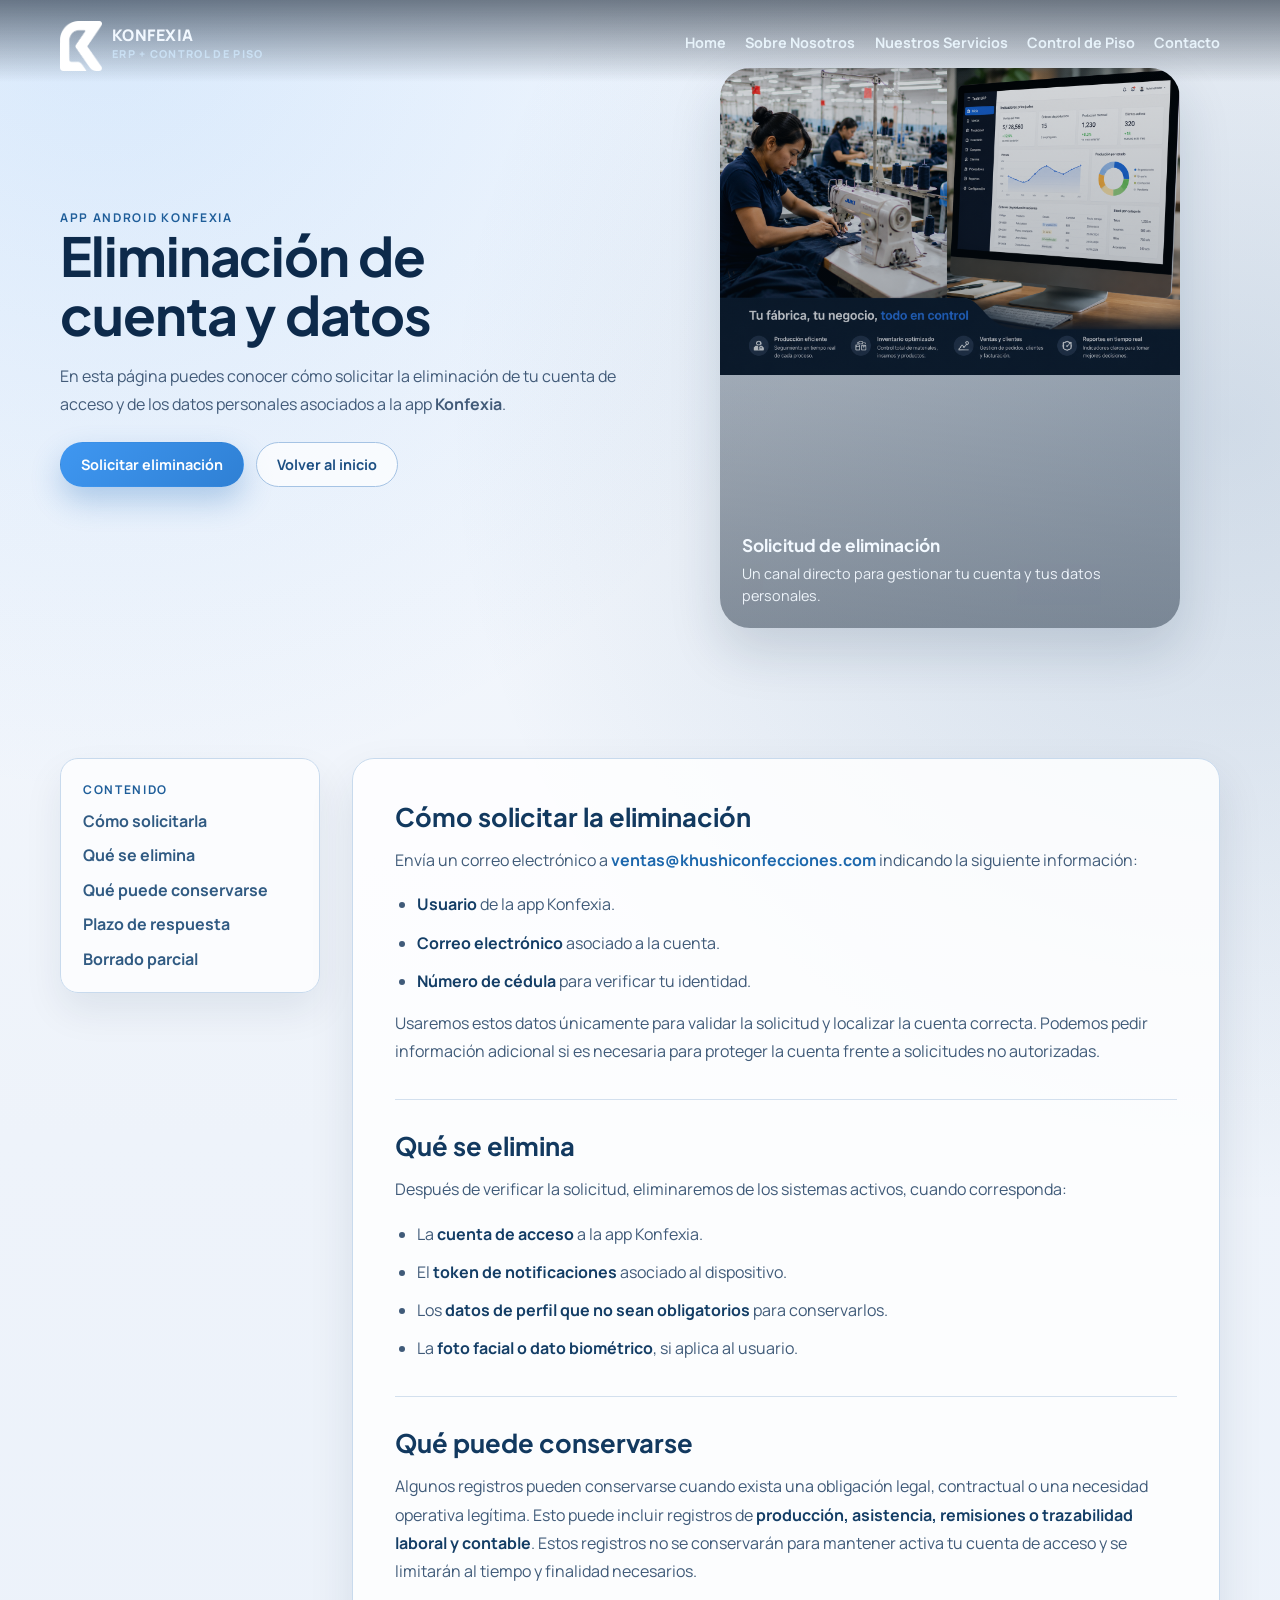
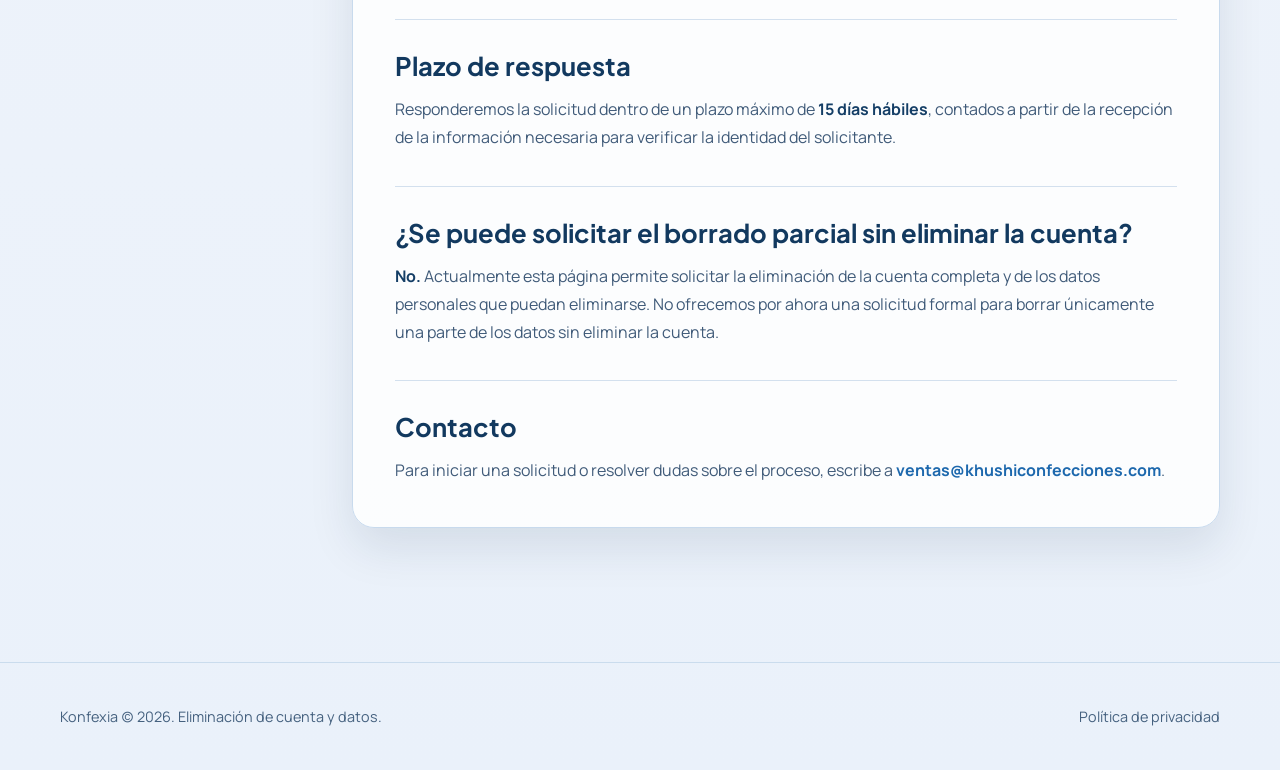
<file: eliminacion-cuenta-konfexia.html>
<!doctype html>
<html lang="es">
  <head>
    <meta charset="UTF-8" />
    <meta name="viewport" content="width=device-width, initial-scale=1.0" />
    <title>Eliminación de cuenta de Konfexia</title>
    <meta
      name="description"
      content="Solicita la eliminación de tu cuenta y de tus datos personales en la app Konfexia."
    />
    <meta name="robots" content="index, follow" />
    <meta name="author" content="Konfexia" />
    <meta name="theme-color" content="#0a1d36" />
    <link rel="canonical" href="https://konfexia.com/eliminacion-cuenta-konfexia.html" />
    <link rel="alternate" href="https://konfexia.com/eliminacion-cuenta-konfexia.html" hreflang="es-CO" />
    <meta property="og:locale" content="es_CO" />
    <meta property="og:type" content="website" />
    <meta property="og:site_name" content="Konfexia" />
    <meta property="og:title" content="Eliminación de cuenta de Konfexia" />
    <meta
      property="og:description"
      content="Información para solicitar la eliminación de una cuenta y datos personales de la app Konfexia."
    />
    <meta property="og:url" content="https://konfexia.com/eliminacion-cuenta-konfexia.html" />
    <script type="application/ld+json">
      {
        "@context": "https://schema.org",
        "@type": "WebPage",
        "name": "Eliminación de cuenta de Konfexia",
        "url": "https://konfexia.com/eliminacion-cuenta-konfexia.html",
        "description": "Información para solicitar la eliminación de una cuenta y datos personales de la app Konfexia.",
        "inLanguage": "es-CO",
        "publisher": {
          "@type": "Organization",
          "name": "Konfexia",
          "url": "https://konfexia.com/"
        }
      }
    </script>
    <link rel="preconnect" href="https://fonts.googleapis.com" />
    <link rel="preconnect" href="https://fonts.gstatic.com" crossorigin />
    <link
      href="https://fonts.googleapis.com/css2?family=Manrope:wght@400;500;600;700;800&family=Plus+Jakarta+Sans:wght@600;700;800&display=swap"
      rel="stylesheet"
    />
    <link rel="icon" type="image/png" href="assets/images/logo-black.png" />
    <link rel="stylesheet" href="css/styles.css" />
  </head>
  <body class="overlay-nav">
    <header class="site-header">
      <div class="container header-inner">
        <a class="brand" href="index.html" aria-label="Konfexia inicio">
          <span class="brand-mark"><img src="assets/images/logo.png" alt="Logo Konfexia" /></span>
          <span>
            KONFEXIA
            <small>ERP + CONTROL DE PISO</small>
          </span>
        </a>
        <button class="nav-toggle" data-nav-toggle aria-expanded="false" aria-label="Abrir menu">
          <span></span>
          <span></span>
          <span></span>
        </button>
        <nav class="main-nav" data-nav>
          <a href="index.html">Home</a>
          <a href="sobre-nosotros.html">Sobre Nosotros</a>
          <a href="servicios.html">Nuestros Servicios</a>
          <a href="control-piso.html">Control de Piso</a>
          <a href="contacto.html">Contacto</a>
        </nav>
      </div>
    </header>

    <main class="privacy-page">
      <section class="hero privacy-hero">
        <div class="container hero-shell">
          <div class="hero-copy" data-reveal>
            <p class="kicker">App Android Konfexia</p>
            <h1>Eliminación de cuenta y datos</h1>
            <p class="lead">
              En esta página puedes conocer cómo solicitar la eliminación de tu cuenta de acceso y de los
              datos personales asociados a la app <strong>Konfexia</strong>.
            </p>
            <div class="hero-actions">
              <a class="btn btn-primary" href="mailto:ventas@khushiconfecciones.com?subject=Solicitud%20de%20eliminaci%C3%B3n%20de%20cuenta%20Konfexia">Solicitar eliminación</a>
              <a class="btn btn-secondary" href="index.html">Volver al inicio</a>
            </div>
          </div>

          <figure class="hero-media" data-reveal>
            <img src="assets/images/software_textil_dashboard.png" alt="Panel de información de Konfexia" />
            <figcaption class="hero-note">
              <b>Solicitud de eliminación</b>
              <span>Un canal directo para gestionar tu cuenta y tus datos personales.</span>
            </figcaption>
          </figure>
        </div>
      </section>

      <section class="section">
        <div class="container privacy-layout">
          <aside class="privacy-index" data-reveal>
            <p class="kicker">Contenido</p>
            <a href="#solicitud">Cómo solicitarla</a>
            <a href="#eliminado">Qué se elimina</a>
            <a href="#conservacion">Qué puede conservarse</a>
            <a href="#plazo">Plazo de respuesta</a>
            <a href="#borrado-parcial">Borrado parcial</a>
          </aside>

          <article class="privacy-content" data-reveal>
            <section id="solicitud">
              <h2>Cómo solicitar la eliminación</h2>
              <p>
                Envía un correo electrónico a
                <a href="mailto:ventas@khushiconfecciones.com">ventas@khushiconfecciones.com</a>
                indicando la siguiente información:
              </p>
              <ul>
                <li><strong>Usuario</strong> de la app Konfexia.</li>
                <li><strong>Correo electrónico</strong> asociado a la cuenta.</li>
                <li><strong>Número de cédula</strong> para verificar tu identidad.</li>
              </ul>
              <p>
                Usaremos estos datos únicamente para validar la solicitud y localizar la cuenta correcta.
                Podemos pedir información adicional si es necesaria para proteger la cuenta frente a
                solicitudes no autorizadas.
              </p>
            </section>

            <section id="eliminado">
              <h2>Qué se elimina</h2>
              <p>
                Después de verificar la solicitud, eliminaremos de los sistemas activos, cuando corresponda:
              </p>
              <ul>
                <li>La <strong>cuenta de acceso</strong> a la app Konfexia.</li>
                <li>El <strong>token de notificaciones</strong> asociado al dispositivo.</li>
                <li>Los <strong>datos de perfil que no sean obligatorios</strong> para conservarlos.</li>
                <li>La <strong>foto facial o dato biométrico</strong>, si aplica al usuario.</li>
              </ul>
            </section>

            <section id="conservacion">
              <h2>Qué puede conservarse</h2>
              <p>
                Algunos registros pueden conservarse cuando exista una obligación legal, contractual o una
                necesidad operativa legítima. Esto puede incluir registros de <strong>producción,
                asistencia, remisiones o trazabilidad laboral y contable</strong>. Estos registros no se
                conservarán para mantener activa tu cuenta de acceso y se limitarán al tiempo y finalidad
                necesarios.
              </p>
            </section>

            <section id="plazo">
              <h2>Plazo de respuesta</h2>
              <p>
                Responderemos la solicitud dentro de un plazo máximo de <strong>15 días hábiles</strong>,
                contados a partir de la recepción de la información necesaria para verificar la identidad
                del solicitante.
              </p>
            </section>

            <section id="borrado-parcial">
              <h2>¿Se puede solicitar el borrado parcial sin eliminar la cuenta?</h2>
              <p><strong>No.</strong> Actualmente esta página permite solicitar la eliminación de la cuenta completa y de los datos personales que puedan eliminarse. No ofrecemos por ahora una solicitud formal para borrar únicamente una parte de los datos sin eliminar la cuenta.</p>
            </section>

            <section>
              <h2>Contacto</h2>
              <p>
                Para iniciar una solicitud o resolver dudas sobre el proceso, escribe a
                <a href="mailto:ventas@khushiconfecciones.com">ventas@khushiconfecciones.com</a>.
              </p>
            </section>
          </article>
        </div>
      </section>
    </main>

    <footer class="site-footer">
      <div class="container footer-inner">
        <p>Konfexia (c) <span data-year></span>. Eliminación de cuenta y datos.</p>
        <p><a href="politica-privacidad.html">Política de privacidad</a></p>
      </div>
    </footer>

    <script src="js/main.js"></script>
  </body>
</html>
</file>
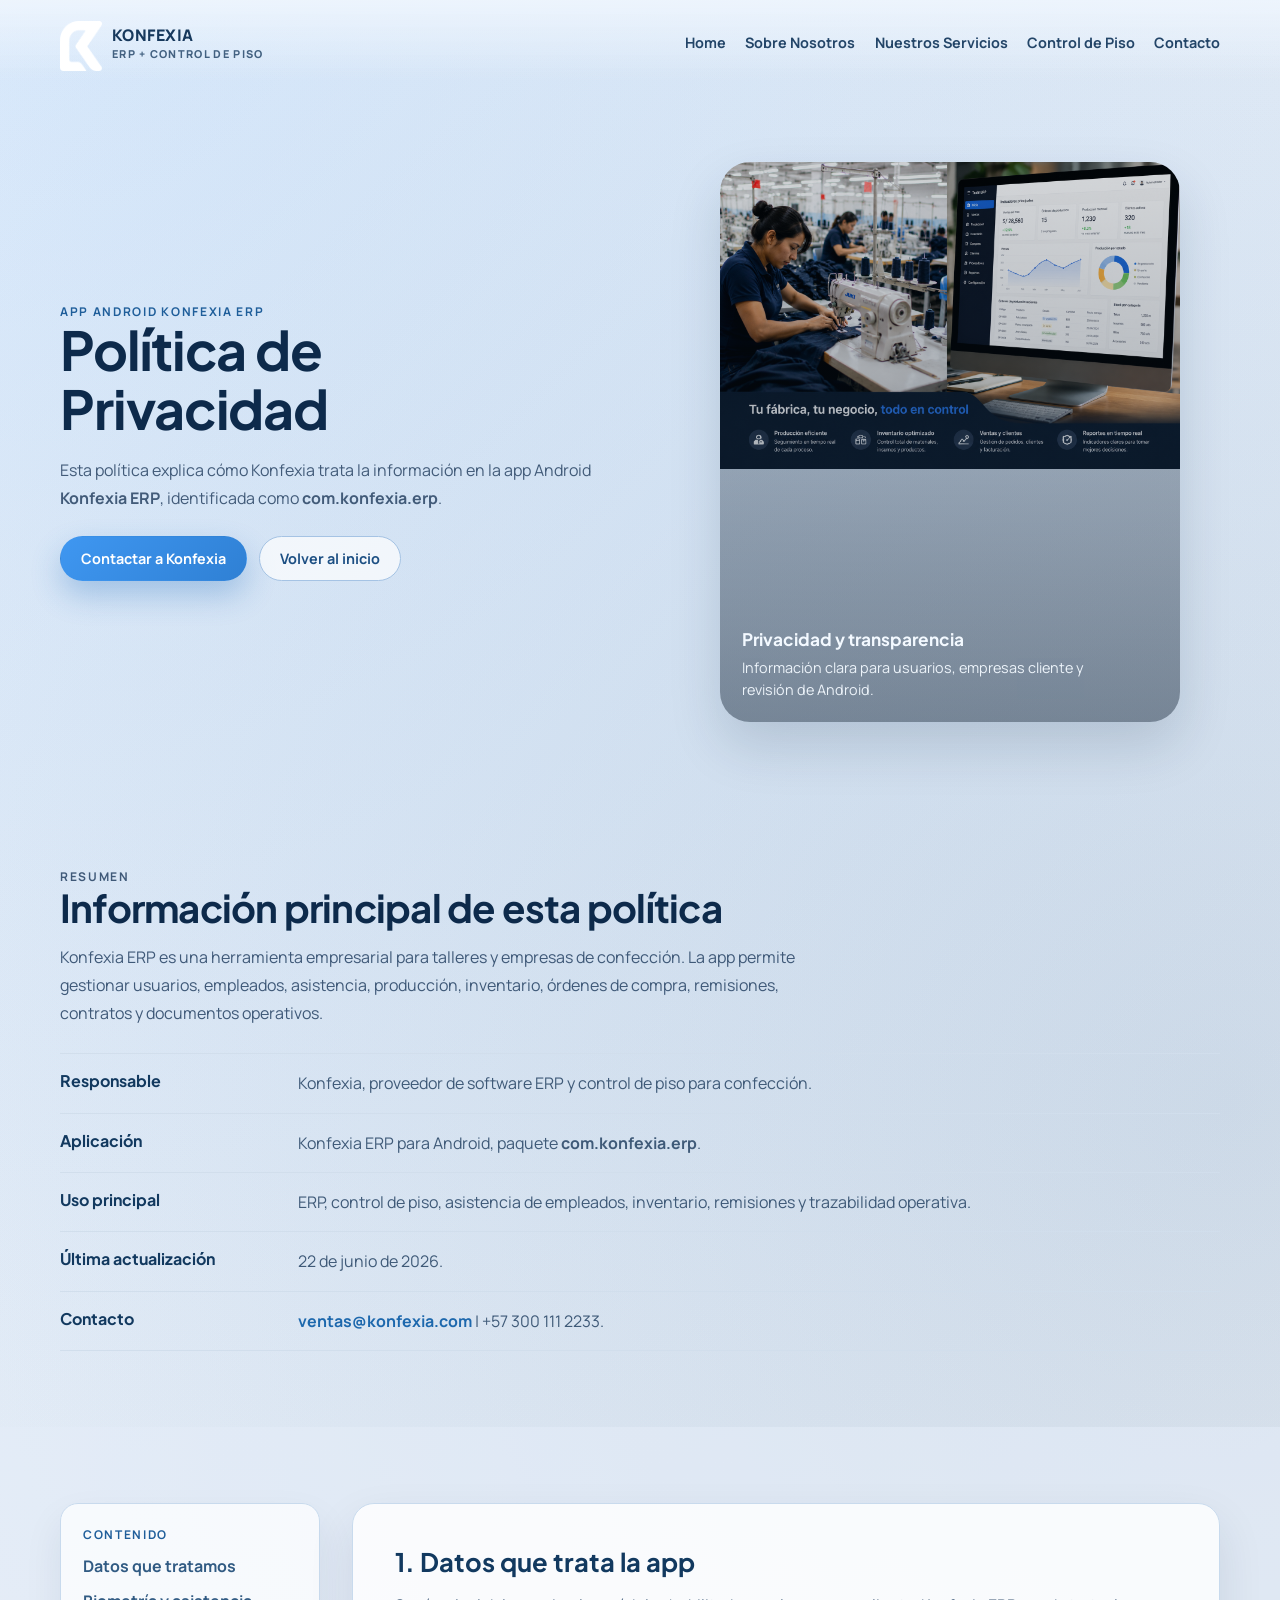
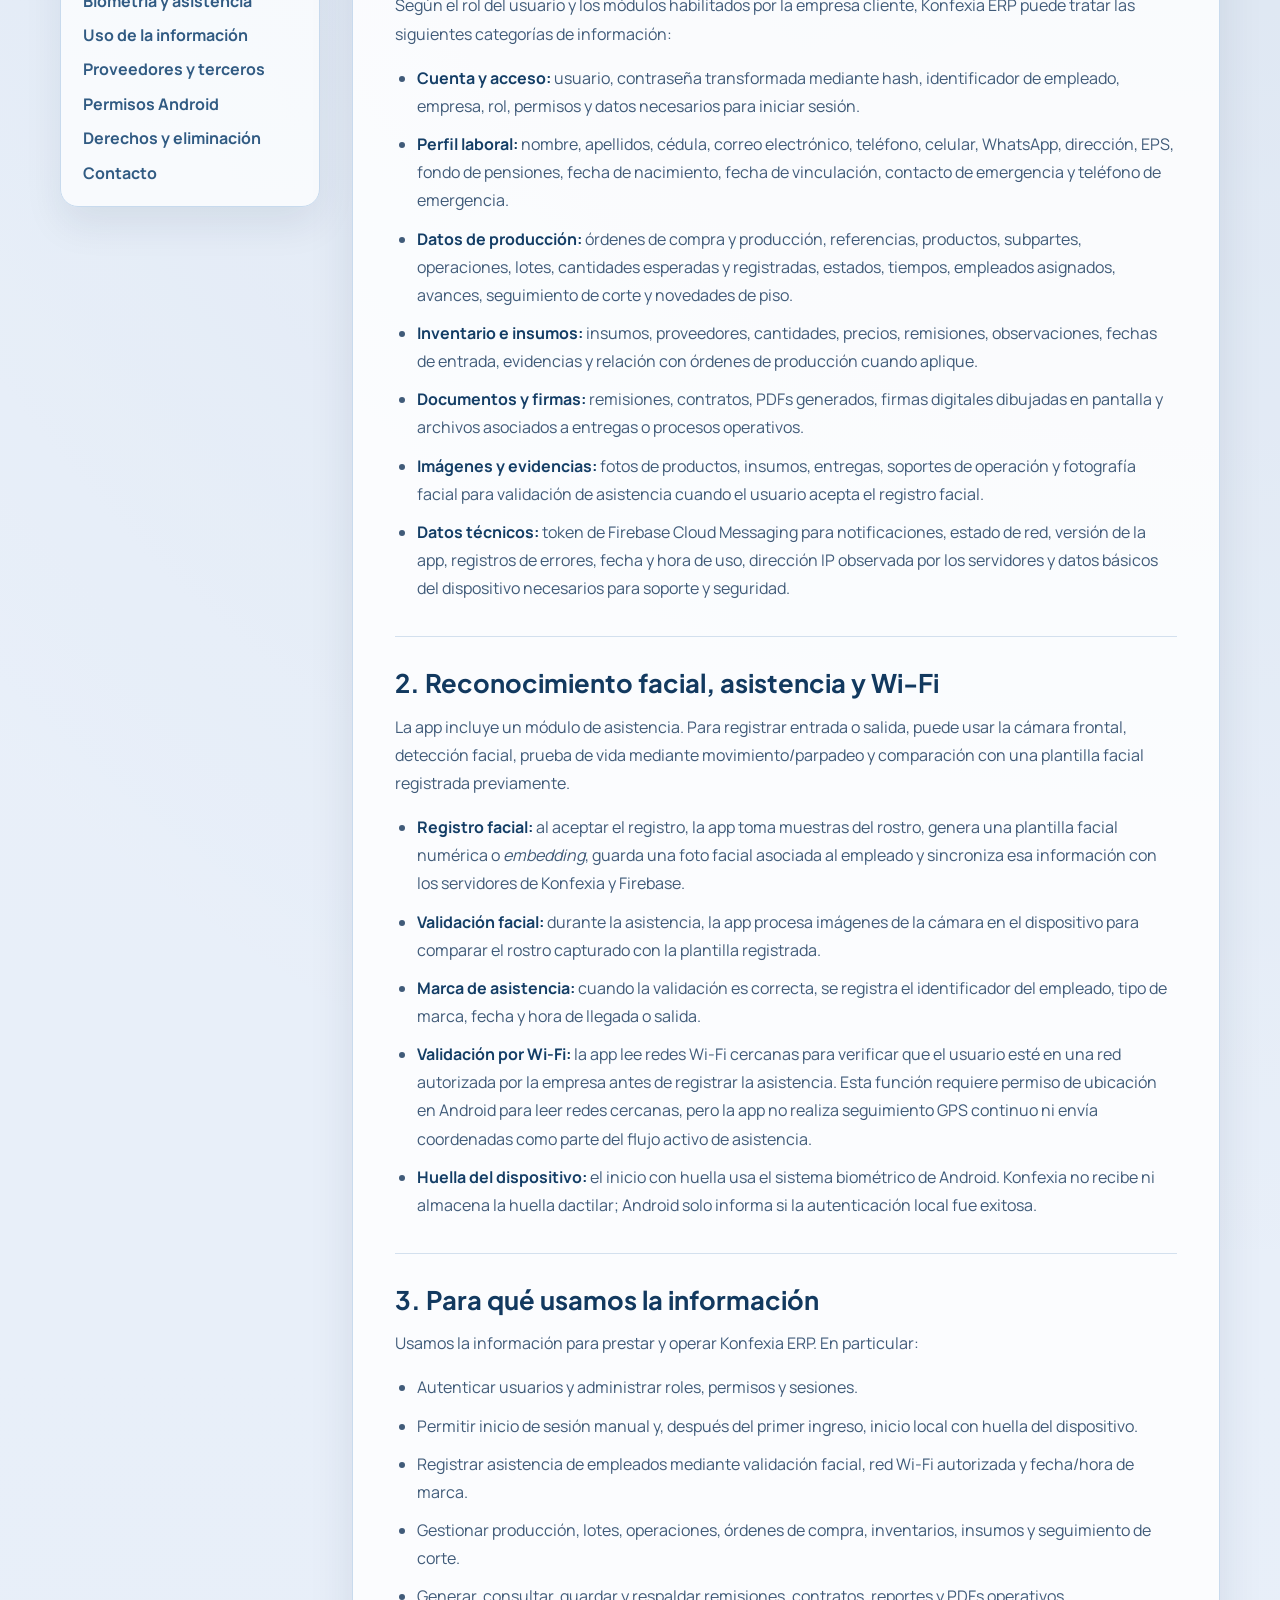
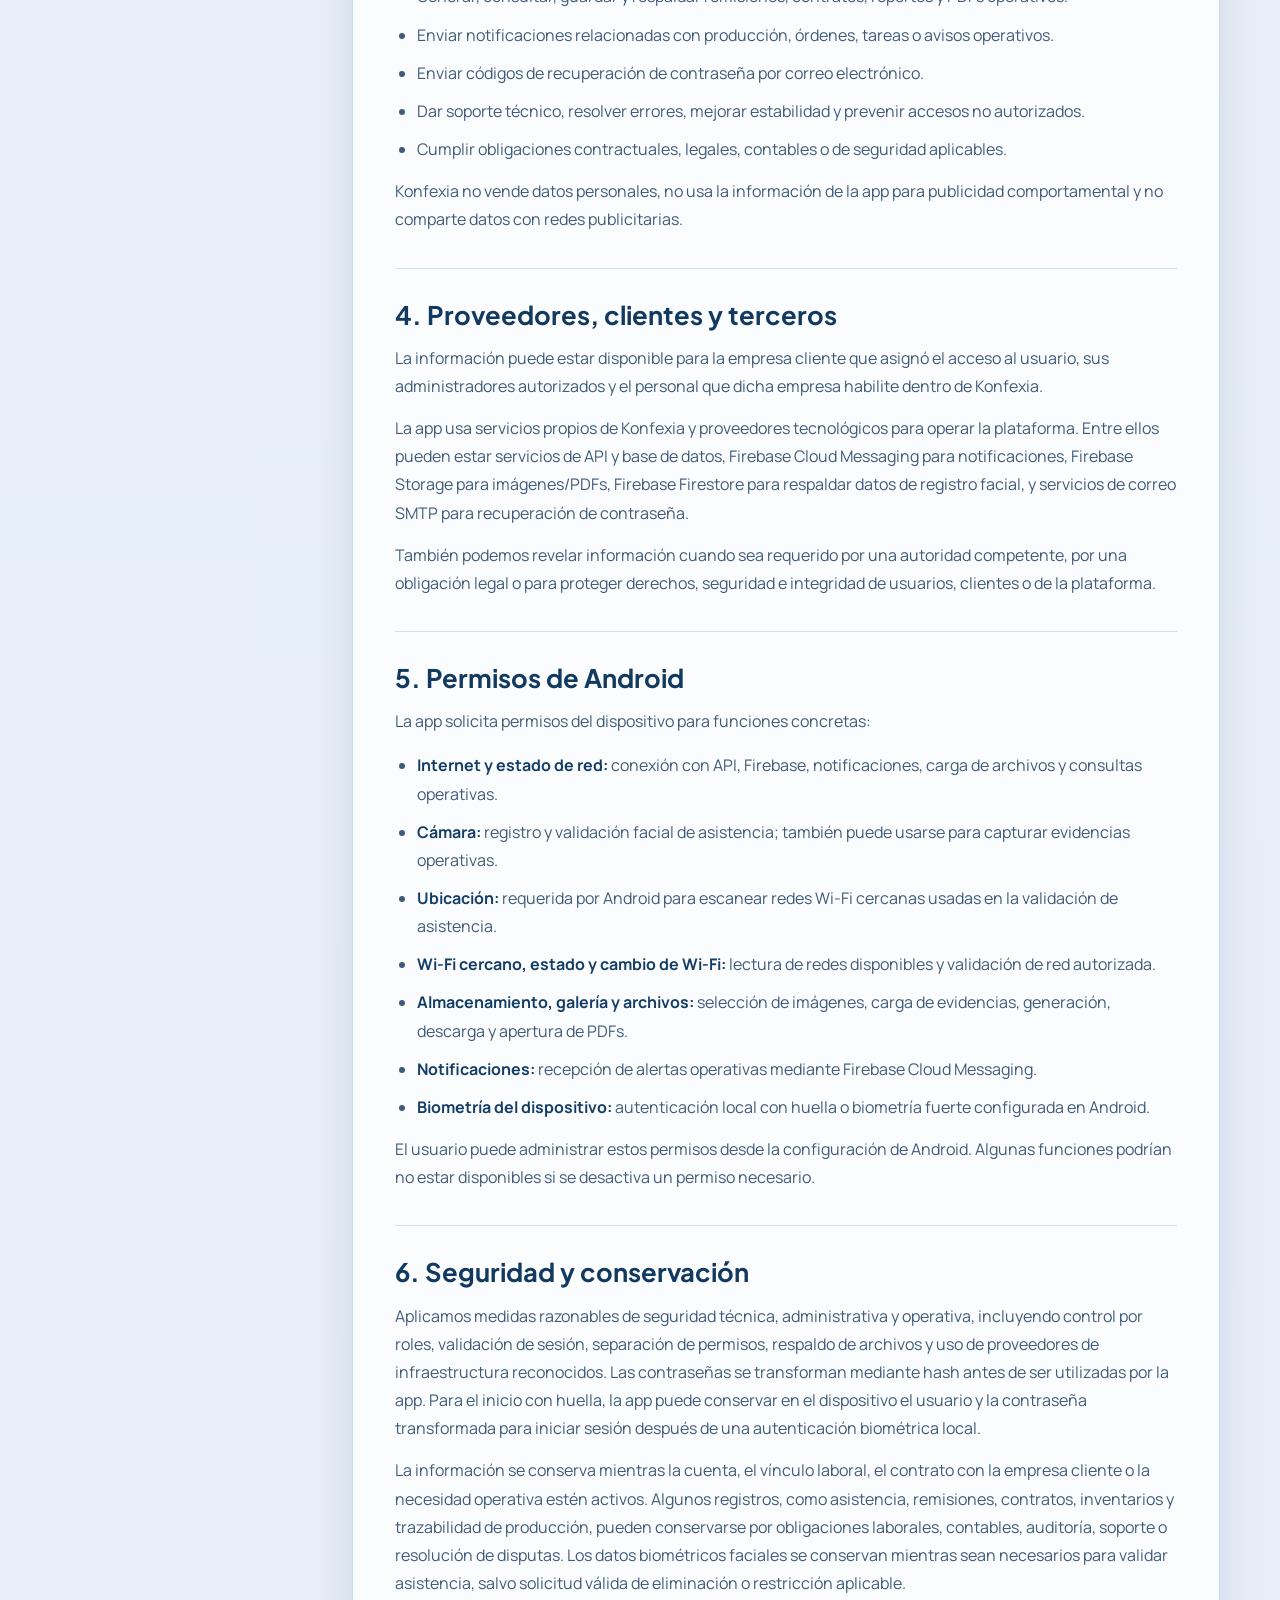
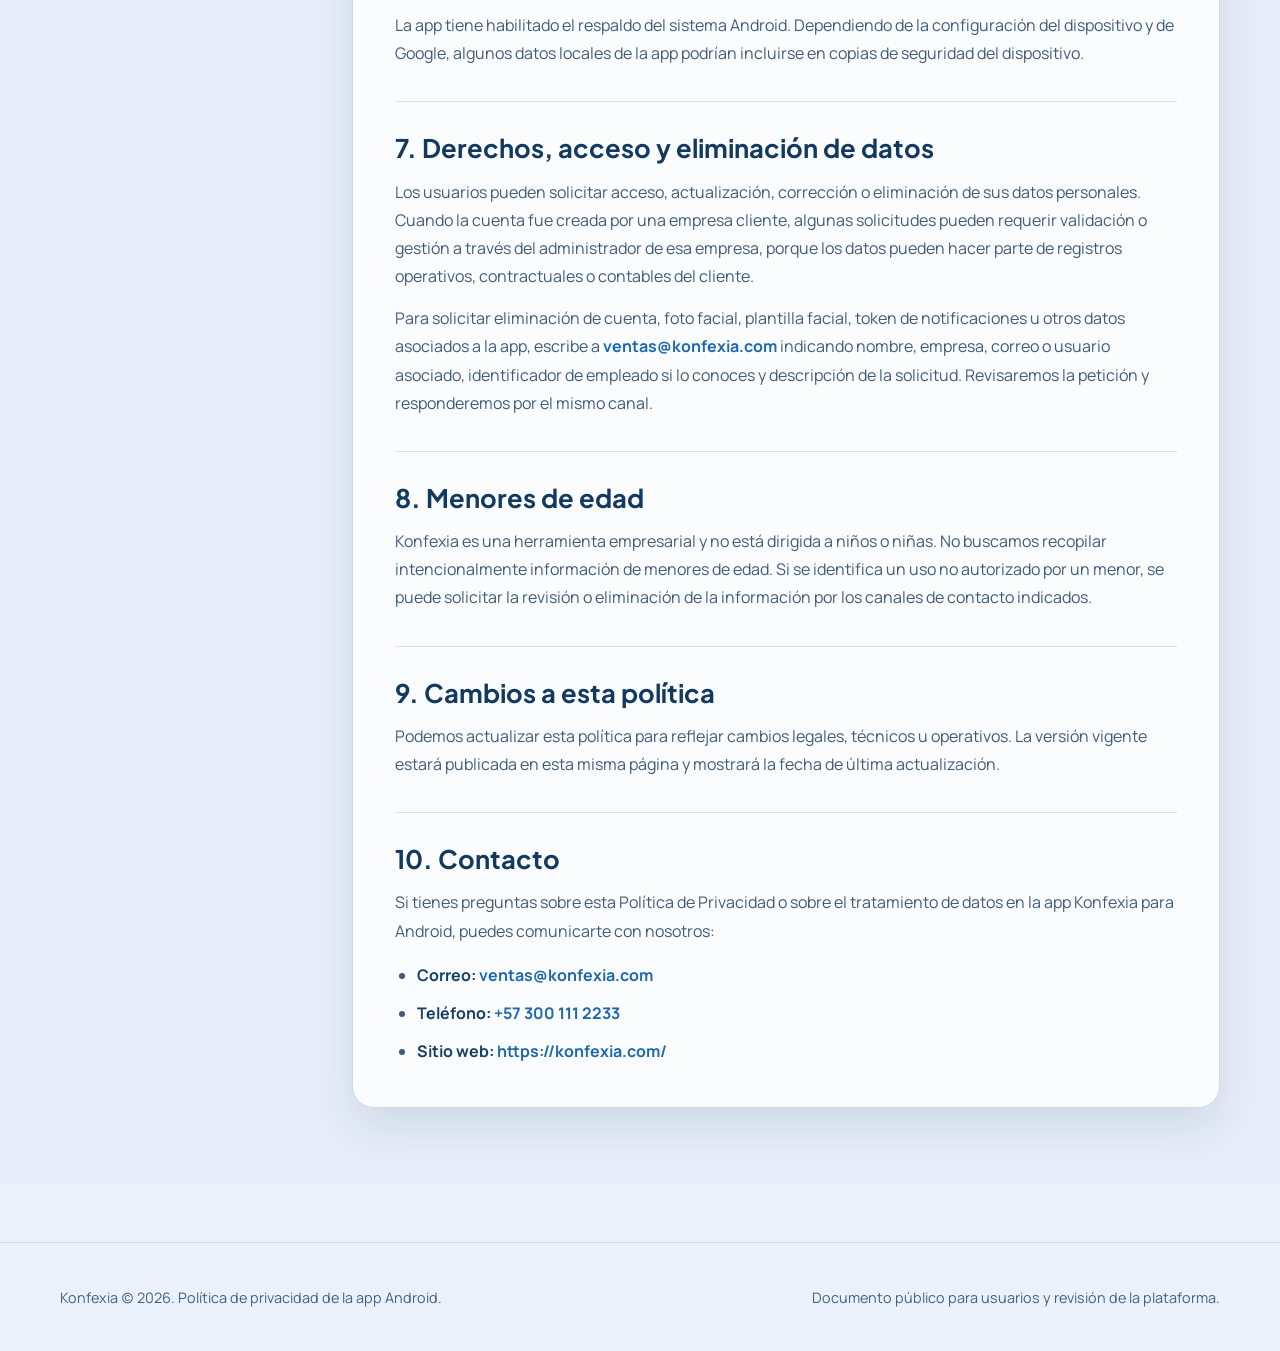
<file: politica-privacidad.html>
<!doctype html>
<html lang="es">
  <head>
    <meta charset="UTF-8" />
    <meta name="viewport" content="width=device-width, initial-scale=1.0" />
    <title>Política de Privacidad de la App Konfexia ERP | Konfexia</title>
    <meta
      name="description"
      content="Política de privacidad de la app Konfexia ERP para Android: usuarios, empleados, asistencia facial, Wi-Fi, producción, inventario, remisiones, Firebase y contacto."
    />
    <meta name="robots" content="noindex, follow" />
    <meta name="author" content="Konfexia" />
    <meta name="theme-color" content="#0a1d36" />
    <link rel="canonical" href="https://konfexia.com/politica-privacidad.html" />
    <link rel="alternate" href="https://konfexia.com/politica-privacidad.html" hreflang="es-CO" />
    <meta property="og:locale" content="es_CO" />
    <meta property="og:type" content="website" />
    <meta property="og:site_name" content="Konfexia" />
    <meta property="og:title" content="Política de Privacidad de la App Konfexia ERP | Konfexia" />
    <meta
      property="og:description"
      content="Consulta cómo Konfexia ERP trata información de usuarios, empleados, asistencia, producción, inventario y documentos."
    />
    <meta property="og:url" content="https://konfexia.com/politica-privacidad.html" />
    <meta property="og:image" content="https://konfexia.com/assets/images/software_textil_dashboard.png" />
    <meta property="og:image:alt" content="Dashboard ERP textil de Konfexia" />
    <meta name="twitter:card" content="summary_large_image" />
    <meta name="twitter:title" content="Política de Privacidad de la App Konfexia ERP | Konfexia" />
    <meta
      name="twitter:description"
      content="Información sobre privacidad, seguridad y tratamiento de datos en la app Konfexia ERP para Android."
    />
    <meta name="twitter:image" content="https://konfexia.com/assets/images/software_textil_dashboard.png" />
    <script type="application/ld+json">
      {
        "@context": "https://schema.org",
        "@type": "WebPage",
        "name": "Política de Privacidad de la App Konfexia ERP | Konfexia",
        "url": "https://konfexia.com/politica-privacidad.html",
        "description": "Política de privacidad de la app Konfexia ERP para Android.",
        "inLanguage": "es-CO",
        "publisher": {
          "@type": "Organization",
          "name": "Konfexia",
          "url": "https://konfexia.com/"
        }
      }
    </script>
    <link rel="preconnect" href="https://fonts.googleapis.com" />
    <link rel="preconnect" href="https://fonts.gstatic.com" crossorigin />
    <link
      href="https://fonts.googleapis.com/css2?family=Manrope:wght@400;500;600;700;800&family=Plus+Jakarta+Sans:wght@600;700;800&display=swap"
      rel="stylesheet"
    />
    <link rel="icon" type="image/png" href="assets/images/logo-black.png" media="(prefers-color-scheme: light)" />
    <link rel="icon" type="image/png" href="assets/images/logo.png" media="(prefers-color-scheme: dark)" />
    <link rel="icon" type="image/png" href="assets/images/logo-black.png" />
    <link rel="apple-touch-icon" href="assets/images/logo-black.png" />
    <link rel="stylesheet" href="css/styles.css" />
  </head>
  <body>
    <header class="site-header">
      <div class="container header-inner">
        <a class="brand" href="index.html" aria-label="Konfexia inicio">
          <span class="brand-mark"><img src="assets/images/logo.png" alt="Logo Konfexia" /></span>
          <span>
            KONFEXIA
            <small>ERP + CONTROL DE PISO</small>
          </span>
        </a>
        <button class="nav-toggle" data-nav-toggle aria-expanded="false" aria-label="Abrir menu">
          <span></span>
          <span></span>
          <span></span>
        </button>
        <nav class="main-nav" data-nav>
          <a href="index.html">Home</a>
          <a href="sobre-nosotros.html">Sobre Nosotros</a>
          <a href="servicios.html">Nuestros Servicios</a>
          <a href="control-piso.html">Control de Piso</a>
          <a href="contacto.html">Contacto</a>
        </nav>
      </div>
    </header>

    <main class="privacy-page">
      <section class="hero privacy-hero">
        <div class="container hero-shell">
          <div class="hero-copy" data-reveal>
            <p class="kicker">App Android Konfexia ERP</p>
            <h1>Política de Privacidad</h1>
            <p class="lead">
              Esta política explica cómo Konfexia trata la información en la app Android
              <strong>Konfexia ERP</strong>, identificada como <strong>com.konfexia.erp</strong>.
            </p>
            <div class="hero-actions">
              <a class="btn btn-primary" href="mailto:ventas@konfexia.com">Contactar a Konfexia</a>
              <a class="btn btn-secondary" href="index.html">Volver al inicio</a>
            </div>
          </div>

          <figure class="hero-media" data-reveal>
            <img
              src="assets/images/software_textil_dashboard.png"
              alt="Panel de información de Konfexia"
            />
            <figcaption class="hero-note">
              <b>Privacidad y transparencia</b>
              <span>Información clara para usuarios, empresas cliente y revisión de Android.</span>
            </figcaption>
          </figure>
        </div>
      </section>

      <section class="section">
        <div class="container">
          <div class="section-title" data-reveal>
            <p class="kicker">Resumen</p>
            <h2>Información principal de esta política</h2>
            <p>
              Konfexia ERP es una herramienta empresarial para talleres y empresas de confección. La app
              permite gestionar usuarios, empleados, asistencia, producción, inventario, órdenes de compra,
              remisiones, contratos y documentos operativos.
            </p>
          </div>
          <ul class="services-list privacy-summary" data-reveal>
            <li>
              <b>Responsable</b>
              <span>Konfexia, proveedor de software ERP y control de piso para confección.</span>
            </li>
            <li>
              <b>Aplicación</b>
              <span>Konfexia ERP para Android, paquete <strong>com.konfexia.erp</strong>.</span>
            </li>
            <li>
              <b>Uso principal</b>
              <span>ERP, control de piso, asistencia de empleados, inventario, remisiones y trazabilidad operativa.</span>
            </li>
            <li>
              <b>Última actualización</b>
              <span>22 de junio de 2026.</span>
            </li>
            <li>
              <b>Contacto</b>
              <span><a href="mailto:ventas@konfexia.com">ventas@konfexia.com</a> | +57 300 111 2233.</span>
            </li>
          </ul>
        </div>
      </section>

      <section class="section section--soft">
        <div class="container privacy-layout">
          <aside class="privacy-index" data-reveal>
            <p class="kicker">Contenido</p>
            <a href="#datos">Datos que tratamos</a>
            <a href="#biometria">Biometría y asistencia</a>
            <a href="#uso">Uso de la información</a>
            <a href="#terceros">Proveedores y terceros</a>
            <a href="#permisos">Permisos Android</a>
            <a href="#derechos">Derechos y eliminación</a>
            <a href="#contacto-privacidad">Contacto</a>
          </aside>

          <article class="privacy-content" data-reveal>
            <section id="datos">
              <h2>1. Datos que trata la app</h2>
              <p>
                Según el rol del usuario y los módulos habilitados por la empresa cliente, Konfexia ERP
                puede tratar las siguientes categorías de información:
              </p>
              <ul>
                <li>
                  <strong>Cuenta y acceso:</strong> usuario, contraseña transformada mediante hash,
                  identificador de empleado, empresa, rol, permisos y datos necesarios para iniciar sesión.
                </li>
                <li>
                  <strong>Perfil laboral:</strong> nombre, apellidos, cédula, correo electrónico, teléfono,
                  celular, WhatsApp, dirección, EPS, fondo de pensiones, fecha de nacimiento, fecha de
                  vinculación, contacto de emergencia y teléfono de emergencia.
                </li>
                <li>
                  <strong>Datos de producción:</strong> órdenes de compra y producción, referencias,
                  productos, subpartes, operaciones, lotes, cantidades esperadas y registradas, estados,
                  tiempos, empleados asignados, avances, seguimiento de corte y novedades de piso.
                </li>
                <li>
                  <strong>Inventario e insumos:</strong> insumos, proveedores, cantidades, precios,
                  remisiones, observaciones, fechas de entrada, evidencias y relación con órdenes de
                  producción cuando aplique.
                </li>
                <li>
                  <strong>Documentos y firmas:</strong> remisiones, contratos, PDFs generados, firmas
                  digitales dibujadas en pantalla y archivos asociados a entregas o procesos operativos.
                </li>
                <li>
                  <strong>Imágenes y evidencias:</strong> fotos de productos, insumos, entregas, soportes
                  de operación y fotografía facial para validación de asistencia cuando el usuario acepta
                  el registro facial.
                </li>
                <li>
                  <strong>Datos técnicos:</strong> token de Firebase Cloud Messaging para notificaciones,
                  estado de red, versión de la app, registros de errores, fecha y hora de uso, dirección IP
                  observada por los servidores y datos básicos del dispositivo necesarios para soporte y
                  seguridad.
                </li>
              </ul>
            </section>

            <section id="biometria">
              <h2>2. Reconocimiento facial, asistencia y Wi-Fi</h2>
              <p>
                La app incluye un módulo de asistencia. Para registrar entrada o salida, puede usar la
                cámara frontal, detección facial, prueba de vida mediante movimiento/parpadeo y comparación
                con una plantilla facial registrada previamente.
              </p>
              <ul>
                <li>
                  <strong>Registro facial:</strong> al aceptar el registro, la app toma muestras del rostro,
                  genera una plantilla facial numérica o <em>embedding</em>, guarda una foto facial asociada
                  al empleado y sincroniza esa información con los servidores de Konfexia y Firebase.
                </li>
                <li>
                  <strong>Validación facial:</strong> durante la asistencia, la app procesa imágenes de la
                  cámara en el dispositivo para comparar el rostro capturado con la plantilla registrada.
                </li>
                <li>
                  <strong>Marca de asistencia:</strong> cuando la validación es correcta, se registra el
                  identificador del empleado, tipo de marca, fecha y hora de llegada o salida.
                </li>
                <li>
                  <strong>Validación por Wi-Fi:</strong> la app lee redes Wi-Fi cercanas para verificar que
                  el usuario esté en una red autorizada por la empresa antes de registrar la asistencia.
                  Esta función requiere permiso de ubicación en Android para leer redes cercanas, pero la
                  app no realiza seguimiento GPS continuo ni envía coordenadas como parte del flujo activo
                  de asistencia.
                </li>
                <li>
                  <strong>Huella del dispositivo:</strong> el inicio con huella usa el sistema biométrico de
                  Android. Konfexia no recibe ni almacena la huella dactilar; Android solo informa si la
                  autenticación local fue exitosa.
                </li>
              </ul>
            </section>

            <section id="uso">
              <h2>3. Para qué usamos la información</h2>
              <p>Usamos la información para prestar y operar Konfexia ERP. En particular:</p>
              <ul>
                <li>Autenticar usuarios y administrar roles, permisos y sesiones.</li>
                <li>Permitir inicio de sesión manual y, después del primer ingreso, inicio local con huella del dispositivo.</li>
                <li>Registrar asistencia de empleados mediante validación facial, red Wi-Fi autorizada y fecha/hora de marca.</li>
                <li>Gestionar producción, lotes, operaciones, órdenes de compra, inventarios, insumos y seguimiento de corte.</li>
                <li>Generar, consultar, guardar y respaldar remisiones, contratos, reportes y PDFs operativos.</li>
                <li>Enviar notificaciones relacionadas con producción, órdenes, tareas o avisos operativos.</li>
                <li>Enviar códigos de recuperación de contraseña por correo electrónico.</li>
                <li>Dar soporte técnico, resolver errores, mejorar estabilidad y prevenir accesos no autorizados.</li>
                <li>Cumplir obligaciones contractuales, legales, contables o de seguridad aplicables.</li>
              </ul>
              <p>
                Konfexia no vende datos personales, no usa la información de la app para publicidad
                comportamental y no comparte datos con redes publicitarias.
              </p>
            </section>

            <section id="terceros">
              <h2>4. Proveedores, clientes y terceros</h2>
              <p>
                La información puede estar disponible para la empresa cliente que asignó el acceso al
                usuario, sus administradores autorizados y el personal que dicha empresa habilite dentro
                de Konfexia.
              </p>
              <p>
                La app usa servicios propios de Konfexia y proveedores tecnológicos para operar la
                plataforma. Entre ellos pueden estar servicios de API y base de datos, Firebase Cloud
                Messaging para notificaciones, Firebase Storage para imágenes/PDFs, Firebase Firestore para
                respaldar datos de registro facial, y servicios de correo SMTP para recuperación de
                contraseña.
              </p>
              <p>
                También podemos revelar información cuando sea requerido por una autoridad competente, por
                una obligación legal o para proteger derechos, seguridad e integridad de usuarios, clientes
                o de la plataforma.
              </p>
            </section>

            <section id="permisos">
              <h2>5. Permisos de Android</h2>
              <p>
                La app solicita permisos del dispositivo para funciones concretas:
              </p>
              <ul>
                <li><strong>Internet y estado de red:</strong> conexión con API, Firebase, notificaciones, carga de archivos y consultas operativas.</li>
                <li><strong>Cámara:</strong> registro y validación facial de asistencia; también puede usarse para capturar evidencias operativas.</li>
                <li><strong>Ubicación:</strong> requerida por Android para escanear redes Wi-Fi cercanas usadas en la validación de asistencia.</li>
                <li><strong>Wi-Fi cercano, estado y cambio de Wi-Fi:</strong> lectura de redes disponibles y validación de red autorizada.</li>
                <li><strong>Almacenamiento, galería y archivos:</strong> selección de imágenes, carga de evidencias, generación, descarga y apertura de PDFs.</li>
                <li><strong>Notificaciones:</strong> recepción de alertas operativas mediante Firebase Cloud Messaging.</li>
                <li><strong>Biometría del dispositivo:</strong> autenticación local con huella o biometría fuerte configurada en Android.</li>
              </ul>
              <p>
                El usuario puede administrar estos permisos desde la configuración de Android. Algunas
                funciones podrían no estar disponibles si se desactiva un permiso necesario.
              </p>
            </section>

            <section>
              <h2>6. Seguridad y conservación</h2>
              <p>
                Aplicamos medidas razonables de seguridad técnica, administrativa y operativa, incluyendo
                control por roles, validación de sesión, separación de permisos, respaldo de archivos y
                uso de proveedores de infraestructura reconocidos. Las contraseñas se transforman mediante
                hash antes de ser utilizadas por la app. Para el inicio con huella, la app puede conservar
                en el dispositivo el usuario y la contraseña transformada para iniciar sesión después de
                una autenticación biométrica local.
              </p>
              <p>
                La información se conserva mientras la cuenta, el vínculo laboral, el contrato con la
                empresa cliente o la necesidad operativa estén activos. Algunos registros, como asistencia,
                remisiones, contratos, inventarios y trazabilidad de producción, pueden conservarse por
                obligaciones laborales, contables, auditoría, soporte o resolución de disputas. Los datos
                biométricos faciales se conservan mientras sean necesarios para validar asistencia, salvo
                solicitud válida de eliminación o restricción aplicable.
              </p>
              <p>
                La app tiene habilitado el respaldo del sistema Android. Dependiendo de la configuración
                del dispositivo y de Google, algunos datos locales de la app podrían incluirse en copias
                de seguridad del dispositivo.
              </p>
            </section>

            <section id="derechos">
              <h2>7. Derechos, acceso y eliminación de datos</h2>
              <p>
                Los usuarios pueden solicitar acceso, actualización, corrección o eliminación de sus datos
                personales. Cuando la cuenta fue creada por una empresa cliente, algunas solicitudes pueden
                requerir validación o gestión a través del administrador de esa empresa, porque los datos
                pueden hacer parte de registros operativos, contractuales o contables del cliente.
              </p>
              <p>
                Para solicitar eliminación de cuenta, foto facial, plantilla facial, token de
                notificaciones u otros datos asociados a la app, escribe a
                <a href="mailto:ventas@konfexia.com">ventas@konfexia.com</a> indicando nombre, empresa,
                correo o usuario asociado, identificador de empleado si lo conoces y descripción de la
                solicitud. Revisaremos la petición y responderemos por el mismo canal.
              </p>
            </section>

            <section>
              <h2>8. Menores de edad</h2>
              <p>
                Konfexia es una herramienta empresarial y no está dirigida a niños o niñas. No buscamos
                recopilar intencionalmente información de menores de edad. Si se identifica un uso no
                autorizado por un menor, se puede solicitar la revisión o eliminación de la información por
                los canales de contacto indicados.
              </p>
            </section>

            <section>
              <h2>9. Cambios a esta política</h2>
              <p>
                Podemos actualizar esta política para reflejar cambios legales, técnicos u operativos. La
                versión vigente estará publicada en esta misma página y mostrará la fecha de última
                actualización.
              </p>
            </section>

            <section id="contacto-privacidad">
              <h2>10. Contacto</h2>
              <p>
                Si tienes preguntas sobre esta Política de Privacidad o sobre el tratamiento de datos en la
                app Konfexia para Android, puedes comunicarte con nosotros:
              </p>
              <ul>
                <li><strong>Correo:</strong> <a href="mailto:ventas@konfexia.com">ventas@konfexia.com</a></li>
                <li><strong>Teléfono:</strong> <a href="tel:+573001112233">+57 300 111 2233</a></li>
                <li><strong>Sitio web:</strong> <a href="https://konfexia.com/">https://konfexia.com/</a></li>
              </ul>
            </section>
          </article>
        </div>
      </section>
    </main>

    <footer class="site-footer">
      <div class="container footer-inner">
        <p>Konfexia (c) <span data-year></span>. Política de privacidad de la app Android.</p>
        <p>Documento público para usuarios y revisión de la plataforma.</p>
      </div>
    </footer>

    <script src="js/main.js"></script>
  </body>
</html>
</file>
<file: css/styles.css>
:root {
  --bg: #eef3fa;
  --bg-soft: #e7eef8;
  --ink: #10253f;
  --ink-soft: #425b79;
  --line: #d1deec;
  --brand-900: #0a1d36;
  --brand-800: #102f52;
  --brand-700: #194a79;
  --brand-600: #2367a7;
  --accent: #3f97f1;
  --surface: #ffffff;
  --radius: 22px;
  --shadow: 0 24px 52px rgba(12, 38, 66, 0.15);
}

*,
*::before,
*::after {
  box-sizing: border-box;
}

html {
  scroll-behavior: smooth;
}

body {
  margin: 0;
  font-family: "Manrope", "Segoe UI", sans-serif;
  color: var(--ink);
  background:
    radial-gradient(circle at 8% 0%, rgba(63, 151, 241, 0.16), transparent 30%),
    radial-gradient(circle at 96% 18%, rgba(25, 74, 121, 0.16), transparent 34%),
    linear-gradient(180deg, #f6f9fe 0%, var(--bg) 48%, #eaf1fa 100%);
}

main {
  padding-top: 94px;
}

body.overlay-nav main {
  padding-top: 0;
}

a {
  color: inherit;
  text-decoration: none;
}

img {
  max-width: 100%;
  display: block;
}

.container {
  width: min(1160px, 92%);
  margin: 0 auto;
}

.site-header {
  position: fixed;
  top: 0;
  left: 0;
  width: 100%;
  z-index: 70;
  padding: 14px 0 12px;
  background: linear-gradient(180deg, rgba(238, 245, 253, 0.94), rgba(238, 245, 253, 0));
  transition: padding 0.25s ease, background 0.25s ease, backdrop-filter 0.25s ease;
}

.site-header.is-scrolled {
  padding: 8px 0;
  background: rgba(8, 22, 39, 0.82);
  backdrop-filter: blur(10px);
  border-bottom: 1px solid rgba(163, 193, 221, 0.28);
}

.header-inner {
  position: relative;
  min-height: 56px;
  padding: 0;
  display: flex;
  align-items: center;
  justify-content: space-between;
  gap: 18px;
}

.brand {
  display: flex;
  align-items: center;
  gap: 10px;
  font-weight: 800;
  letter-spacing: 0.03em;
  color: #17395d;
  transition: color 0.2s ease;
}

.brand-mark {
  width: 42px;
  height: 42px;
  border-radius: 0;
  display: grid;
  place-items: center;
  background: transparent;
  box-shadow: none;
}

.brand-mark img {
  width: 100%;
  height: 100%;
  object-fit: contain;
  border-radius: 0;
}

.brand small {
  display: block;
  font-size: 0.68rem;
  letter-spacing: 0.12em;
  color: #436181;
  transition: color 0.2s ease;
}

.nav-toggle {
  display: none;
  border: 1px solid rgba(166, 194, 220, 0.9);
  background: rgba(240, 248, 255, 0.92);
  border-radius: 12px;
  cursor: pointer;
  padding: 6px 8px;
}

.nav-toggle span {
  display: block;
  width: 23px;
  height: 2px;
  margin: 5px 0;
  border-radius: 999px;
  background: #153459;
}

.main-nav {
  display: flex;
  align-items: center;
  gap: clamp(12px, 1.5vw, 24px);
  padding: 0;
  border: 0;
  background: transparent;
}

.main-nav a {
  position: relative;
  padding: 8px 0;
  font-size: 0.9rem;
  font-weight: 700;
  color: #234568;
  transition: color 0.2s ease;
}

.main-nav a::after {
  content: "";
  position: absolute;
  left: 0;
  right: 0;
  bottom: -7px;
  height: 2px;
  background: #f3c24f;
  transform: scaleX(0);
  transform-origin: left;
  transition: transform 0.2s ease;
}

.main-nav a:hover {
  color: #0f2f53;
}

.main-nav a:hover::after,
.main-nav a.active::after {
  transform: scaleX(1);
}

.main-nav a.active {
  color: #0f2f53;
}

.site-header.is-scrolled .brand {
  color: #f1f8ff;
}

.site-header.is-scrolled .brand small {
  color: rgba(201, 226, 248, 0.9);
}

.site-header.is-scrolled .main-nav a {
  color: rgba(233, 246, 255, 0.9);
}

.site-header.is-scrolled .main-nav a:hover,
.site-header.is-scrolled .main-nav a.active {
  color: #ffffff;
}

.site-header.is-scrolled .main-nav a::after {
  background: #f6c84f;
}

.site-header.is-scrolled .nav-toggle {
  border-color: rgba(188, 218, 244, 0.5);
  background: rgba(17, 49, 81, 0.52);
}

.site-header.is-scrolled .nav-toggle span {
  background: #edf8ff;
}

body.overlay-nav .site-header {
  background: linear-gradient(180deg, rgba(8, 21, 37, 0.55), rgba(8, 21, 37, 0));
}

body.overlay-nav .brand {
  color: #f1f8ff;
}

body.overlay-nav .brand small {
  color: rgba(205, 228, 248, 0.86);
}

body.overlay-nav .main-nav a {
  color: rgba(236, 247, 255, 0.92);
}

body.overlay-nav .main-nav a:hover,
body.overlay-nav .main-nav a.active {
  color: #ffffff;
}

body.overlay-nav .main-nav a::after {
  background: #f6c84f;
}

body.overlay-nav .nav-toggle {
  border-color: rgba(197, 224, 249, 0.54);
  background: rgba(11, 38, 66, 0.45);
}

body.overlay-nav .nav-toggle span {
  background: #edf8ff;
}

body.overlay-nav .site-header.is-scrolled {
  background: rgba(8, 22, 39, 0.84);
}

.hero-slider-section {
  padding: 0 0 26px;
}

.hero-slider {
  position: relative;
  min-height: clamp(540px, 86vh, 820px);
  overflow: hidden;
  background: #071a30;
}

.hero-slider::before {
  content: "";
  position: absolute;
  inset: 0;
  z-index: 2;
  pointer-events: none;
  background:
    radial-gradient(circle at 86% 14%, rgba(255, 255, 255, 0.22), transparent 18%),
    radial-gradient(circle at 78% 30%, rgba(255, 255, 255, 0.14), transparent 20%),
    radial-gradient(circle at 24% 78%, rgba(255, 255, 255, 0.09), transparent 24%);
}

.hero-slide {
  position: absolute;
  inset: 0;
  opacity: 0;
  transform: scale(1.05);
  transition: opacity 0.8s ease, transform 1.6s ease;
  pointer-events: none;
}

.hero-slide.is-active {
  opacity: 1;
  transform: scale(1);
  pointer-events: auto;
}

.hero-slide img {
  position: relative;
  z-index: 0;
  width: 100%;
  height: 100%;
  object-fit: cover;
}

.hero-slide::before {
  content: "";
  position: absolute;
  inset: 0;
  z-index: 1;
  background:
    linear-gradient(
      110deg,
      rgba(7, 20, 36, 0.9) 12%,
      rgba(12, 41, 71, 0.78) 44%,
      rgba(38, 101, 168, 0.48) 78%
    ),
    linear-gradient(180deg, rgba(8, 26, 45, 0.22), rgba(8, 26, 45, 0.62));
}

.hero-slide.tone-a::before {
  background:
    linear-gradient(
      110deg,
      rgba(8, 19, 35, 0.92) 12%,
      rgba(16, 49, 84, 0.8) 46%,
      rgba(47, 120, 192, 0.5) 82%
    ),
    linear-gradient(180deg, rgba(8, 26, 45, 0.24), rgba(8, 26, 45, 0.64));
}

.hero-slide.tone-b::before {
  background:
    linear-gradient(
      110deg,
      rgba(10, 19, 36, 0.9) 10%,
      rgba(36, 23, 60, 0.78) 42%,
      rgba(143, 39, 137, 0.42) 80%
    ),
    linear-gradient(180deg, rgba(8, 26, 45, 0.24), rgba(8, 26, 45, 0.64));
}

.hero-slide.tone-c::before {
  background:
    linear-gradient(
      108deg,
      rgba(10, 23, 42, 0.9) 10%,
      rgba(25, 63, 102, 0.78) 45%,
      rgba(48, 143, 182, 0.45) 82%
    ),
    linear-gradient(180deg, rgba(8, 26, 45, 0.22), rgba(8, 26, 45, 0.62));
}

.hero-slide-content {
  position: absolute;
  inset: 0;
  z-index: 4;
  display: flex;
  align-items: flex-end;
}

.hero-slide-inner {
  padding-bottom: clamp(44px, 8vh, 96px);
  opacity: 0;
  transform: translateY(18px);
  transition: opacity 0.65s ease, transform 0.65s ease;
}

.hero-slide.is-active .hero-slide-inner {
  opacity: 1;
  transform: translateY(0);
}

.hero-slide-title {
  margin: 0;
  font-family: "Plus Jakarta Sans", "Manrope", sans-serif;
  font-size: clamp(2.2rem, 4.5vw, 4rem);
  line-height: 1.05;
  letter-spacing: -0.02em;
  color: #66c2ff;
  max-width: 14ch;
}

.kicker-light {
  color: #a4d8ff;
}

.lead-light {
  color: #ffffff;
  font-weight: 600;
  text-shadow:
    0 2px 10px rgba(3, 15, 30, 0.9),
    0 10px 28px rgba(3, 15, 30, 0.58);
  max-width: 62ch;
}

.hero-slide .lead-light {
  margin-top: 16px;
  color: rgba(245, 251, 255, 0.96);
  font-weight: 500;
  font-size: clamp(1.04rem, 1.45vw, 1.28rem);
  line-height: 1.66;
  max-width: 56ch;
  text-shadow:
    0 2px 10px rgba(3, 15, 30, 0.9),
    0 10px 26px rgba(3, 15, 30, 0.58);
}

.hero-slider .btn-secondary {
  color: #eff8ff;
  border-color: rgba(190, 224, 252, 0.75);
  background: rgba(14, 44, 74, 0.34);
}

.hero-slider .btn-secondary:hover {
  background: rgba(190, 224, 252, 0.16);
}

.hero-swipe-label {
  position: absolute;
  top: clamp(18px, 2.2vw, 26px);
  left: clamp(14px, 2vw, 24px);
  z-index: 4;
  color: #ebf8ff;
  font-family: "Plus Jakarta Sans", "Manrope", sans-serif;
  text-transform: uppercase;
  letter-spacing: 0.1em;
  font-weight: 700;
  line-height: 1.1;
  font-size: clamp(0.78rem, 1.35vw, 1.08rem);
  text-shadow: 0 8px 20px rgba(7, 26, 45, 0.5);
  pointer-events: none;
}

.hero-swipe-label span {
  display: block;
}

.hero-rail {
  position: absolute;
  left: clamp(8px, 1.4vw, 16px);
  top: clamp(102px, 12vw, 128px);
  z-index: 4;
  display: grid;
  gap: 8px;
  margin: 0;
  padding: 0;
  list-style: none;
  pointer-events: none;
}

.hero-rail li {
  min-width: 34px;
  min-height: 30px;
  border-radius: 6px;
  border: 1px solid rgba(218, 237, 255, 0.72);
  background: rgba(7, 31, 56, 0.48);
  color: #e9f6ff;
  font-size: 0.58rem;
  font-weight: 700;
  letter-spacing: 0.06em;
  display: grid;
  place-items: center;
}

.hero-arrow {
  position: absolute;
  top: 50%;
  transform: translateY(-50%);
  z-index: 5;
  width: 48px;
  height: 48px;
  border: 0;
  border-radius: 50%;
  cursor: pointer;
  color: #f3f9ff;
  font-size: 1.2rem;
  line-height: 1;
  background: rgba(7, 27, 48, 0.44);
  backdrop-filter: blur(6px);
  transition: background 0.2s ease, transform 0.2s ease, opacity 0.2s ease;
  opacity: 0.85;
}

.hero-arrow:hover {
  background: rgba(10, 39, 70, 0.78);
  opacity: 1;
}

.hero-arrow--prev {
  left: clamp(12px, 2.2vw, 30px);
}

.hero-arrow--next {
  right: clamp(12px, 2.2vw, 30px);
}

.hero-dots {
  position: absolute;
  left: 50%;
  bottom: clamp(18px, 3.2vh, 30px);
  transform: translateX(-50%);
  z-index: 5;
  display: flex;
  gap: 10px;
}

.hero-dots button {
  width: 10px;
  height: 10px;
  border-radius: 999px;
  border: 1px solid rgba(235, 247, 255, 0.82);
  background: rgba(235, 247, 255, 0.18);
  cursor: pointer;
  padding: 0;
  transition: transform 0.2s ease, background 0.2s ease;
}

.hero-dots button.is-active {
  transform: scale(1.25);
  background: #e9f6ff;
}

.about-slider-section {
  padding: 0 0 26px;
}

.about-slider {
  min-height: clamp(520px, 82vh, 760px);
}

.about-slider .hero-slide-content {
  align-items: center;
}

.about-slider .hero-slide-inner {
  padding: clamp(54px, 8vh, 92px) 0;
}

.about-slider .hero-slide-title {
  max-width: 13ch;
}

.hero-slide.about-tone-a::before {
  background:
    linear-gradient(
      108deg,
      rgba(6, 20, 37, 0.9) 10%,
      rgba(17, 50, 84, 0.78) 45%,
      rgba(47, 113, 180, 0.46) 82%
    ),
    linear-gradient(180deg, rgba(8, 26, 45, 0.22), rgba(8, 26, 45, 0.62));
}

.hero-slide.about-tone-b::before {
  background:
    linear-gradient(
      108deg,
      rgba(8, 21, 36, 0.9) 10%,
      rgba(28, 66, 102, 0.77) 45%,
      rgba(40, 133, 166, 0.46) 82%
    ),
    linear-gradient(180deg, rgba(8, 26, 45, 0.22), rgba(8, 26, 45, 0.62));
}

.hero-slide.about-tone-c::before {
  background:
    linear-gradient(
      108deg,
      rgba(8, 21, 39, 0.9) 10%,
      rgba(24, 57, 95, 0.78) 44%,
      rgba(57, 122, 194, 0.47) 82%
    ),
    linear-gradient(180deg, rgba(8, 26, 45, 0.22), rgba(8, 26, 45, 0.62));
}

.hero {
  padding: 52px 0 16px;
}

.hero-shell {
  display: grid;
  grid-template-columns: 1.04fr 0.96fr;
  gap: 34px;
  align-items: center;
}

.hero-copy h1,
.section-title h2,
.copy-block h2,
.strip h2 {
  margin: 0;
  font-family: "Plus Jakarta Sans", "Manrope", sans-serif;
  line-height: 1.1;
  letter-spacing: -0.02em;
  color: #0d2a4b;
}

.hero-copy h1 {
  font-size: clamp(2.05rem, 4.2vw, 3.6rem);
  max-width: 14ch;
}

.kicker {
  margin: 0;
  text-transform: uppercase;
  letter-spacing: 0.14em;
  font-size: 0.75rem;
  color: #1f5e9a;
  font-weight: 700;
}

.lead {
  margin: 18px 0 0;
  line-height: 1.75;
  color: var(--ink-soft);
  max-width: 62ch;
}

.hero-actions {
  margin-top: 24px;
  display: flex;
  flex-wrap: wrap;
  gap: 12px;
}

.btn {
  border-radius: 999px;
  padding: 12px 20px;
  font-size: 0.9rem;
  font-weight: 700;
  border: 1px solid transparent;
  display: inline-flex;
  align-items: center;
  justify-content: center;
  transition: all 0.2s ease;
}

.btn-primary {
  color: #fff;
  background: linear-gradient(135deg, var(--accent), #2f80d4);
  box-shadow: 0 14px 30px rgba(34, 109, 189, 0.3);
}

.btn-primary:hover {
  transform: translateY(-1px);
}

.btn-secondary {
  color: #1c4f83;
  border-color: #a5c3e4;
  background: rgba(255, 255, 255, 0.7);
}

.btn-secondary:hover {
  background: #ecf3fb;
}

.hero-kpis {
  margin: 22px 0 0;
  padding: 0;
  list-style: none;
  display: flex;
  flex-wrap: wrap;
  gap: 10px;
}

.hero-kpis li {
  border-radius: 999px;
  border: 1px solid #bdd2ea;
  background: #f6faff;
  color: #31567b;
  padding: 8px 12px;
  font-size: 0.84rem;
  font-weight: 600;
}

.hero-media {
  position: relative;
  min-height: clamp(360px, 52vw, 560px);
  border-radius: 30px;
  overflow: hidden;
  box-shadow: var(--shadow);
}

.hero-media::after {
  content: "";
  position: absolute;
  inset: 0;
  background: linear-gradient(180deg, rgba(8, 25, 44, 0.15), rgba(8, 25, 44, 0.45));
}

.hero-media img {
  width: 100%;
  height: 100%;
  object-fit: cover;
}

.hero-note {
  position: absolute;
  left: 22px;
  bottom: 22px;
  z-index: 2;
  color: #f3f9ff;
  max-width: 80%;
}

.hero-note b {
  display: block;
  font-size: 1.08rem;
  margin-bottom: 6px;
  font-family: "Plus Jakarta Sans", "Manrope", sans-serif;
}

.hero-note span {
  font-size: 0.9rem;
  opacity: 0.95;
}

.section {
  padding: 76px 0;
}

.section--soft {
  background: rgba(228, 237, 248, 0.6);
}

.section-title {
  max-width: 760px;
  margin-bottom: 26px;
}

.section-title h2 {
  font-size: clamp(1.72rem, 3vw, 2.6rem);
}

.section-title p {
  margin: 14px 0 0;
  line-height: 1.75;
  color: #3f5978;
}

.split {
  display: grid;
  grid-template-columns: 1fr 1fr;
  gap: 34px;
  align-items: center;
}

.copy-block h2 {
  font-size: clamp(1.52rem, 2.5vw, 2.2rem);
}

.copy-block p {
  margin: 14px 0 0;
  line-height: 1.76;
  color: #415a79;
}

.check-list,
.clean-list {
  margin: 20px 0 0;
  padding: 0;
  list-style: none;
  display: grid;
  gap: 12px;
}

.check-list li,
.clean-list li {
  line-height: 1.62;
  color: #375372;
}

.check-list li {
  position: relative;
  padding-left: 22px;
}

.check-list li::before {
  content: "";
  width: 10px;
  height: 10px;
  border-radius: 50%;
  background: linear-gradient(140deg, #2f80d4, #4ea8ff);
  position: absolute;
  left: 0;
  top: 0.48rem;
}

.media-frame {
  border-radius: 24px;
  overflow: hidden;
  box-shadow: var(--shadow);
  min-height: 320px;
}

.media-frame img {
  width: 100%;
  height: 100%;
  object-fit: cover;
}

.timeline {
  margin-top: 18px;
  display: grid;
  gap: 16px;
}

.timeline-item {
  position: relative;
  padding-left: 28px;
}

.timeline-item::before {
  content: "";
  position: absolute;
  left: 3px;
  top: 0.58rem;
  width: 10px;
  height: 10px;
  border-radius: 50%;
  background: #2f80d4;
}

.timeline-item::after {
  content: "";
  position: absolute;
  left: 7px;
  top: 1.2rem;
  bottom: -14px;
  width: 2px;
  background: #c9daed;
}

.timeline-item:last-child::after {
  display: none;
}

.timeline-item b {
  font-size: 0.82rem;
  text-transform: uppercase;
  letter-spacing: 0.07em;
  color: #2f5f90;
}

.timeline-item h3 {
  margin: 5px 0 6px;
  font-size: 1.02rem;
  color: #12375d;
  font-family: "Plus Jakarta Sans", "Manrope", sans-serif;
}

.timeline-item p {
  margin: 0;
  color: #405b79;
  line-height: 1.62;
}

.services-list {
  margin: 0;
  padding: 0;
  list-style: none;
  border-top: 1px solid var(--line);
}

.services-list li {
  padding: 16px 0;
  border-bottom: 1px solid var(--line);
  display: grid;
  grid-template-columns: 220px 1fr;
  gap: 18px;
}

.services-list b {
  font-size: 1rem;
  color: #12395f;
  font-family: "Plus Jakarta Sans", "Manrope", sans-serif;
}

.services-list span {
  color: #3f5a78;
  line-height: 1.65;
}

.image-band {
  border-radius: 28px;
  overflow: hidden;
  margin: 0;
  box-shadow: var(--shadow);
  min-height: 340px;
}

.image-band img {
  width: 100%;
  height: 100%;
  object-fit: cover;
}

.image-band--blend {
  position: relative;
  min-height: clamp(320px, 42vw, 460px);
  background: #071a30;
  isolation: isolate;
}

.image-band--blend .image-band-photo {
  position: absolute;
  inset: 0;
  width: 100%;
  height: 100%;
  object-fit: cover;
  filter: saturate(0.78) contrast(1.02) brightness(0.82);
  transform: scale(1.03);
  z-index: 1;
  -webkit-mask-image: linear-gradient(
    90deg,
    rgba(0, 0, 0, 1) 0%,
    rgba(0, 0, 0, 0.98) 34%,
    rgba(0, 0, 0, 0.42) 58%,
    rgba(0, 0, 0, 0) 80%
  );
  mask-image: linear-gradient(
    90deg,
    rgba(0, 0, 0, 1) 0%,
    rgba(0, 0, 0, 0.98) 34%,
    rgba(0, 0, 0, 0.42) 58%,
    rgba(0, 0, 0, 0) 80%
  );
}

.image-band--blend .image-band-dashboard {
  position: absolute;
  inset: 0;
  width: 100%;
  height: 100%;
  object-fit: cover;
  opacity: 0.98;
  z-index: 1;
  filter: saturate(1.08) contrast(1.08) brightness(0.96);
  transform: scale(1.015);
  -webkit-mask-image: linear-gradient(
    90deg,
    rgba(0, 0, 0, 0) 10%,
    rgba(0, 0, 0, 0.2) 30%,
    rgba(0, 0, 0, 0.72) 50%,
    rgba(0, 0, 0, 1) 70%
  );
  mask-image: linear-gradient(
    90deg,
    rgba(0, 0, 0, 0) 10%,
    rgba(0, 0, 0, 0.2) 30%,
    rgba(0, 0, 0, 0.72) 50%,
    rgba(0, 0, 0, 1) 70%
  );
}

.image-band--home {
  min-height: clamp(360px, 44vw, 520px);
}

.image-band--home .image-band-photo {
  filter: saturate(0.9) contrast(1.05) brightness(0.76);
  transform: scale(1.025);
  -webkit-mask-image: linear-gradient(
    90deg,
    rgba(0, 0, 0, 1) 0%,
    rgba(0, 0, 0, 0.96) 44%,
    rgba(0, 0, 0, 0.5) 68%,
    rgba(0, 0, 0, 0.18) 100%
  );
  mask-image: linear-gradient(
    90deg,
    rgba(0, 0, 0, 1) 0%,
    rgba(0, 0, 0, 0.96) 44%,
    rgba(0, 0, 0, 0.5) 68%,
    rgba(0, 0, 0, 0.18) 100%
  );
}

.image-band--home .image-band-dashboard {
  inset: clamp(28px, 4vw, 48px) clamp(20px, 4vw, 56px) auto auto;
  width: min(52%, 590px);
  height: auto;
  aspect-ratio: 1280 / 820;
  object-fit: cover;
  border: 1px solid rgba(177, 215, 248, 0.24);
  border-radius: 22px;
  box-shadow: 0 26px 60px rgba(3, 13, 27, 0.46);
  filter: saturate(1.06) contrast(1.08);
  opacity: 0.96;
  transform: perspective(900px) rotateY(-5deg);
  -webkit-mask-image: none;
  mask-image: none;
}

.image-band--home::before {
  display: none;
}

.image-band--home::after {
  background:
    linear-gradient(180deg, rgba(6, 19, 34, 0.06), rgba(6, 19, 34, 0.62)),
    linear-gradient(90deg, rgba(7, 23, 40, 0.7) 0%, rgba(7, 23, 40, 0.26) 46%, rgba(7, 23, 40, 0.46) 100%);
}

.image-band--blend::before {
  content: "";
  position: absolute;
  top: 8%;
  bottom: 8%;
  left: 56%;
  width: 1px;
  z-index: 2;
  background: linear-gradient(180deg, rgba(153, 206, 255, 0), rgba(153, 206, 255, 0.7), rgba(153, 206, 255, 0));
  box-shadow: 0 0 18px rgba(97, 175, 241, 0.42);
}

.image-band--blend::after {
  content: "";
  position: absolute;
  inset: 0;
  z-index: 3;
  background:
    linear-gradient(180deg, rgba(6, 19, 34, 0.12), rgba(6, 19, 34, 0.55)),
    linear-gradient(90deg, rgba(7, 23, 40, 0.36), rgba(7, 23, 40, 0.12) 44%, rgba(7, 23, 40, 0.38) 100%);
}

.image-band--blend figcaption {
  position: absolute;
  left: clamp(16px, 2.3vw, 28px);
  right: clamp(16px, 2.3vw, 28px);
  bottom: clamp(14px, 1.8vw, 24px);
  z-index: 4;
  color: rgba(244, 252, 255, 0.96);
  font-size: clamp(0.9rem, 1.2vw, 1rem);
  font-weight: 600;
  letter-spacing: 0.015em;
  text-shadow: 0 2px 10px rgba(4, 16, 31, 0.7);
  max-width: min(64ch, 95%);
  line-height: 1.45;
}

.image-band--blend figcaption span {
  display: block;
  margin-bottom: 4px;
  color: rgba(167, 221, 255, 0.96);
  font-size: 0.73rem;
  font-weight: 700;
  letter-spacing: 0.12em;
  text-transform: uppercase;
}

.strip {
  padding: clamp(30px, 4vw, 40px);
  border-radius: 28px;
  background:
    linear-gradient(140deg, rgba(10, 31, 55, 0.95), rgba(29, 84, 137, 0.95)),
    linear-gradient(90deg, rgba(80, 161, 240, 0.22), transparent);
  color: #edf7ff;
  box-shadow: 0 24px 45px rgba(12, 35, 59, 0.35);
}

.strip h2 {
  color: #f4faff;
  font-size: clamp(1.6rem, 2.7vw, 2.3rem);
}

.strip p {
  margin: 14px 0 0;
  color: rgba(237, 247, 255, 0.9);
  line-height: 1.72;
}

.strip .btn-secondary {
  color: #e5f3ff;
  border-color: rgba(198, 227, 252, 0.65);
  background: transparent;
}

.section--strip-full {
  padding-left: 0;
  padding-right: 0;
}

.strip--full {
  width: 100%;
  border-radius: 0;
  box-shadow: none;
}

.strip-full-inner {
  padding: clamp(32px, 4.6vw, 52px) 0;
}

.strip--full h2,
.strip--full p {
  max-width: 66ch;
}

.home-full-cta-section {
  position: relative;
  min-height: 68svh;
  margin-top: 24px;
  overflow: hidden;
}

.home-full-cta-bg {
  position: absolute;
  inset: 0;
}

.home-full-cta-bg img {
  width: 100%;
  height: 100%;
  object-fit: cover;
  transform: scale(1.04);
}

.home-full-cta-bg::after {
  content: "";
  position: absolute;
  inset: 0;
  background:
    linear-gradient(
      112deg,
      rgba(7, 20, 35, 0.9) 14%,
      rgba(12, 42, 73, 0.8) 48%,
      rgba(29, 101, 163, 0.56) 84%
    ),
    radial-gradient(circle at 82% 20%, rgba(255, 255, 255, 0.22), transparent 20%);
}

.home-full-cta-content {
  position: relative;
  z-index: 2;
  min-height: 68svh;
  display: flex;
  flex-direction: column;
  justify-content: center;
  align-items: flex-start;
  padding-top: clamp(52px, 7vh, 86px);
  padding-bottom: clamp(48px, 7vh, 82px);
}

.home-full-cta-content h2 {
  margin: 0;
  font-family: "Plus Jakarta Sans", "Manrope", sans-serif;
  color: #f3faff;
  font-size: clamp(2.06rem, 5vw, 4.2rem);
  line-height: 1.04;
  letter-spacing: -0.02em;
  max-width: 12ch;
}

.home-full-cta-content p {
  margin: 18px 0 0;
  max-width: 60ch;
  color: rgba(233, 245, 255, 0.92);
  line-height: 1.75;
  font-size: clamp(1rem, 1.35vw, 1.1rem);
}

.home-full-cta-content .hero-actions {
  margin-top: 28px;
}

.home-full-cta-content .btn-secondary {
  color: #ecf8ff;
  border-color: rgba(195, 226, 253, 0.72);
  background: rgba(10, 37, 65, 0.34);
}

.home-full-cta-content .btn-secondary:hover {
  background: rgba(195, 226, 253, 0.16);
}

.contact-hero {
  position: relative;
  min-height: 84svh;
  overflow: hidden;
}

.contact-hero-bg {
  position: absolute;
  inset: 0;
}

.contact-hero-bg img {
  width: 100%;
  height: 100%;
  object-fit: cover;
}

.contact-hero-bg::after {
  content: "";
  position: absolute;
  inset: 0;
  background:
    linear-gradient(
      110deg,
      rgba(7, 20, 36, 0.92) 12%,
      rgba(14, 46, 79, 0.82) 46%,
      rgba(38, 105, 170, 0.5) 82%
    ),
    linear-gradient(180deg, rgba(8, 26, 45, 0.24), rgba(8, 26, 45, 0.62));
}

.contact-hero-grid {
  position: relative;
  z-index: 2;
  min-height: 84svh;
  padding-top: clamp(90px, 11vh, 132px);
  padding-bottom: clamp(54px, 8vh, 90px);
  display: grid;
  grid-template-columns: 1.06fr 0.94fr;
  gap: clamp(24px, 3vw, 44px);
  align-items: center;
}

.contact-hero-copy h1 {
  margin: 0;
  color: #66c2ff;
  font-family: "Plus Jakarta Sans", "Manrope", sans-serif;
  font-size: clamp(2.06rem, 4.8vw, 4.25rem);
  line-height: 1.04;
  letter-spacing: -0.02em;
  max-width: 12ch;
}

.contact-hero-copy .lead-light {
  margin-top: 18px;
  max-width: 56ch;
  color: rgba(240, 250, 255, 0.96);
  text-shadow: 0 7px 24px rgba(3, 15, 29, 0.62);
}

.contact-hero-keyline {
  margin: 22px 0 0;
  color: rgba(221, 242, 255, 0.92);
  font-size: 0.9rem;
  line-height: 1.6;
  max-width: 62ch;
}

.contact-hero .btn-secondary {
  color: #eaf6ff;
  border-color: rgba(192, 223, 252, 0.74);
  background: rgba(11, 41, 72, 0.34);
}

.contact-hero .btn-secondary:hover {
  background: rgba(192, 223, 252, 0.16);
}

.contact-hero-aside {
  border-radius: 24px;
  padding: clamp(20px, 3vw, 30px);
  border: 1px solid rgba(176, 214, 247, 0.28);
  background:
    linear-gradient(155deg, rgba(9, 31, 54, 0.72), rgba(16, 52, 86, 0.62)),
    linear-gradient(90deg, rgba(101, 176, 242, 0.16), transparent);
  box-shadow: 0 24px 44px rgba(7, 24, 41, 0.36);
  backdrop-filter: blur(6px);
}

.contact-hero-aside-kicker {
  margin: 0;
  color: #a7d9ff;
  font-size: 0.72rem;
  letter-spacing: 0.13em;
  text-transform: uppercase;
  font-weight: 700;
}

.contact-hero-aside h2 {
  margin: 10px 0 0;
  color: #f3faff;
  font-size: clamp(1.3rem, 2.4vw, 1.86rem);
  line-height: 1.2;
  font-family: "Plus Jakarta Sans", "Manrope", sans-serif;
  max-width: 18ch;
}

.contact-hero-aside-lead {
  margin: 14px 0 0;
  color: rgba(221, 240, 254, 0.93);
  line-height: 1.62;
  font-size: 0.92rem;
}

.contact-hero-agenda {
  margin-top: 16px;
  display: grid;
  gap: 12px;
}

.contact-hero-agenda article {
  padding-top: 12px;
  border-top: 1px solid rgba(186, 222, 252, 0.32);
}

.contact-hero-agenda small {
  display: block;
  color: rgba(167, 219, 255, 0.96);
  font-size: 0.7rem;
  letter-spacing: 0.11em;
  text-transform: uppercase;
  font-weight: 700;
}

.contact-hero-agenda h3 {
  margin: 6px 0 0;
  color: #f2f9ff;
  font-size: 1rem;
  line-height: 1.3;
  font-family: "Plus Jakarta Sans", "Manrope", sans-serif;
}

.contact-hero-agenda p {
  margin: 6px 0 0;
  color: rgba(224, 242, 255, 0.9);
  font-size: 0.88rem;
  line-height: 1.55;
}

.contact-hero-aside-note {
  margin: 14px 0 0;
  padding-top: 12px;
  border-top: 1px dashed rgba(186, 222, 252, 0.38);
  color: rgba(205, 232, 250, 0.95);
  font-size: 0.82rem;
  line-height: 1.56;
}

.contact-grid {
  display: grid;
  grid-template-columns: 1fr 0.9fr;
  gap: 34px;
}

.contact-card {
  background: #f7fbff;
  border: 1px solid #ccddf0;
  border-radius: 18px;
  padding: 18px;
}

.contact-card strong {
  display: block;
  margin-bottom: 4px;
  color: #123a60;
}

.contact-card p,
.contact-card a,
.contact-card span {
  color: #46607d;
}

.contact-brief {
  display: grid;
  grid-template-columns: 1fr 0.96fr;
  gap: clamp(22px, 3vw, 40px);
  align-items: start;
}

.contact-brief-copy h2 {
  margin: 0;
  font-family: "Plus Jakarta Sans", "Manrope", sans-serif;
  font-size: clamp(1.56rem, 2.7vw, 2.22rem);
  color: #11365b;
}

.contact-brief-copy p {
  margin: 14px 0 0;
  color: #405b79;
  line-height: 1.72;
  max-width: 62ch;
}

.contact-points {
  margin: 18px 0 0;
  padding: 0;
  list-style: none;
  display: grid;
  gap: 12px;
}

.contact-points li {
  display: grid;
  grid-template-columns: 48px 1fr;
  gap: 12px;
  align-items: start;
  padding: 12px 0;
  border-top: 1px solid #d2e1ef;
}

.contact-points b {
  width: 40px;
  height: 40px;
  border-radius: 50%;
  display: grid;
  place-items: center;
  color: #eef8ff;
  background: linear-gradient(140deg, #1f5f9a, #3890ea);
  font-size: 0.78rem;
  letter-spacing: 0.06em;
}

.contact-points span {
  color: #3e5a78;
  line-height: 1.62;
  padding-top: 8px;
}

.contact-hub {
  border-radius: 22px;
  padding: clamp(20px, 3vw, 30px);
  border: 1px solid rgba(183, 217, 246, 0.28);
  background:
    linear-gradient(145deg, rgba(9, 32, 56, 0.88), rgba(25, 78, 127, 0.84)),
    linear-gradient(90deg, rgba(104, 178, 250, 0.16), transparent);
  box-shadow: 0 22px 40px rgba(9, 30, 52, 0.28);
}

.contact-hub-kicker {
  margin: 0;
  color: #a7d9ff;
  font-size: 0.73rem;
  letter-spacing: 0.13em;
  text-transform: uppercase;
  font-weight: 700;
}

.contact-hub h3 {
  margin: 10px 0 0;
  color: #f2f9ff;
  font-size: clamp(1.26rem, 2.2vw, 1.72rem);
  line-height: 1.2;
  font-family: "Plus Jakarta Sans", "Manrope", sans-serif;
}

.contact-hub-list {
  margin: 18px 0 0;
  padding: 0;
  list-style: none;
  display: grid;
  gap: 0;
}

.contact-hub-list li {
  border-top: 1px solid rgba(191, 223, 252, 0.3);
  padding: 12px 0;
}

.contact-hub-list strong {
  display: block;
  color: #d6ecff;
  font-size: 0.83rem;
  letter-spacing: 0.05em;
  text-transform: uppercase;
  margin-bottom: 5px;
}

.contact-hub-list a,
.contact-hub-list span {
  color: #ecf8ff;
  line-height: 1.55;
  word-break: break-word;
}

.contact-hub-actions {
  margin-top: 16px;
  display: flex;
  flex-wrap: wrap;
  gap: 10px;
}

.contact-hub .btn-secondary {
  color: #e8f5ff;
  border-color: rgba(192, 224, 253, 0.65);
  background: rgba(11, 41, 72, 0.45);
}

.contact-hub .btn-secondary:hover {
  background: rgba(192, 224, 253, 0.16);
}

.faq {
  display: grid;
  gap: 12px;
}

.faq details {
  border: 1px solid #cfdeef;
  border-radius: 14px;
  background: #f7fbff;
  padding: 12px 14px;
}

.faq summary {
  cursor: pointer;
  font-weight: 700;
  color: #163f68;
}

.faq p {
  margin: 10px 0 0;
  color: #425d7b;
  line-height: 1.65;
}

.about-hero {
  margin: 24px auto 0;
  padding: 22px 0 34px;
}

.about-hero-grid {
  display: grid;
  grid-template-columns: 1fr 1.02fr;
  gap: 32px;
  align-items: center;
  padding: clamp(26px, 4vw, 44px);
  border-radius: 30px;
  background:
    linear-gradient(135deg, rgba(8, 28, 49, 0.95), rgba(20, 61, 100, 0.95)),
    linear-gradient(90deg, rgba(72, 145, 217, 0.18), transparent);
  box-shadow: 0 28px 52px rgba(8, 28, 49, 0.34);
}

.about-hero-copy h1 {
  margin: 0;
  color: #f4faff;
  font-family: "Plus Jakarta Sans", "Manrope", sans-serif;
  font-size: clamp(2rem, 4vw, 3.4rem);
  line-height: 1.08;
  letter-spacing: -0.02em;
  max-width: 14ch;
}

.about-hero-copy .lead {
  max-width: 54ch;
}

.about-hero .btn-secondary {
  color: #e8f5ff;
  border-color: rgba(190, 224, 252, 0.72);
  background: rgba(16, 49, 82, 0.34);
}

.about-hero .btn-secondary:hover {
  background: rgba(190, 224, 252, 0.18);
}

.about-hero-media {
  margin: 0;
  border-radius: 24px;
  overflow: hidden;
  min-height: clamp(340px, 44vw, 520px);
  position: relative;
  box-shadow: 0 18px 36px rgba(8, 28, 49, 0.3);
}

.about-hero-media::after {
  content: "";
  position: absolute;
  inset: 0;
  background: linear-gradient(180deg, rgba(5, 20, 34, 0.08), rgba(5, 20, 34, 0.52));
}

.about-hero-media img {
  width: 100%;
  height: 100%;
  object-fit: cover;
}

.about-hero-media figcaption {
  position: absolute;
  left: 18px;
  right: 18px;
  bottom: 16px;
  z-index: 2;
  color: rgba(242, 250, 255, 0.96);
  font-size: 0.9rem;
  line-height: 1.5;
}

.about-stats {
  margin-top: 8px;
}

.about-stats-grid {
  display: grid;
  grid-template-columns: repeat(4, minmax(0, 1fr));
  gap: 16px;
}

.about-stats-grid article {
  border-top: 1px solid #bcd3eb;
  padding-top: 14px;
  display: grid;
  gap: 10px;
}

.stat-icon {
  width: 44px;
  height: 44px;
  border-radius: 12px;
  display: grid;
  place-items: center;
  color: #dff2ff;
  background: linear-gradient(145deg, #1e5b93, #2f85d9);
  box-shadow: 0 10px 22px rgba(19, 59, 95, 0.25);
}

.stat-icon img {
  width: 24px;
  height: 24px;
  object-fit: contain;
}

.about-stats-grid strong {
  display: block;
  font-family: "Plus Jakarta Sans", "Manrope", sans-serif;
  font-size: clamp(1.26rem, 2.3vw, 1.85rem);
  color: #143e67;
}

.about-stats-grid span {
  margin-top: 6px;
  display: block;
  color: #3f5d7d;
  line-height: 1.55;
  font-size: 0.9rem;
}

.about-story h2 {
  margin: 0;
  font-family: "Plus Jakarta Sans", "Manrope", sans-serif;
  font-size: clamp(1.5rem, 2.5vw, 2.18rem);
  color: #0f2f50;
}

.about-story p {
  margin: 14px 0 0;
  color: #3f5b79;
  line-height: 1.74;
}

.about-journey {
  margin-top: 20px;
  display: grid;
  gap: 14px;
}

.about-journey-item {
  display: grid;
  grid-template-columns: 76px 1fr;
  gap: 16px;
  padding: 12px 0;
  border-top: 1px solid #d4e1ef;
}

.about-journey-item b {
  color: #1d5f99;
  font-size: 0.86rem;
  letter-spacing: 0.08em;
  text-transform: uppercase;
  padding-top: 4px;
}

.about-journey-item h3 {
  margin: 0 0 6px;
  font-size: 1.02rem;
  color: #143b63;
  font-family: "Plus Jakarta Sans", "Manrope", sans-serif;
}

.about-journey-item p {
  margin: 0;
  color: #40607f;
  line-height: 1.62;
}

.about-principles-grid {
  display: grid;
  grid-template-columns: 1fr 0.9fr;
  gap: 30px;
  align-items: center;
}

.about-principles-copy h2 {
  margin: 0;
  font-family: "Plus Jakarta Sans", "Manrope", sans-serif;
  font-size: clamp(1.52rem, 2.8vw, 2.3rem);
  color: #123557;
}

.about-quote {
  margin: 0;
  border-radius: 24px;
  padding: clamp(22px, 3.2vw, 34px);
  background:
    linear-gradient(140deg, rgba(9, 34, 60, 0.95), rgba(26, 82, 134, 0.94)),
    linear-gradient(90deg, rgba(97, 173, 247, 0.2), transparent);
  box-shadow: 0 20px 40px rgba(10, 33, 56, 0.34);
}

.about-quote p {
  margin: 0;
  color: rgba(234, 247, 255, 0.96);
  line-height: 1.76;
  font-size: 1.03rem;
}

.about-quote span {
  display: block;
  margin-top: 14px;
  color: rgba(180, 217, 247, 0.95);
  font-size: 0.82rem;
  letter-spacing: 0.08em;
  text-transform: uppercase;
}

.control-hero {
  position: relative;
  min-height: 88svh;
  overflow: hidden;
}

.control-hero-bg {
  position: absolute;
  inset: 0;
}

.control-hero-bg img {
  width: 100%;
  height: 100%;
  object-fit: cover;
}

.control-hero-bg::after {
  content: "";
  position: absolute;
  inset: 0;
  background:
    linear-gradient(
      112deg,
      rgba(6, 18, 33, 0.94) 10%,
      rgba(11, 39, 68, 0.86) 44%,
      rgba(31, 96, 156, 0.54) 82%
    ),
    linear-gradient(180deg, rgba(7, 25, 43, 0.16), rgba(7, 25, 43, 0.58)),
    radial-gradient(circle at 82% 20%, rgba(255, 255, 255, 0.24), transparent 20%);
}

.control-hero-grid {
  position: relative;
  z-index: 2;
  min-height: 88svh;
  padding-top: clamp(92px, 11.5vh, 136px);
  padding-bottom: clamp(62px, 9.5vh, 102px);
  display: grid;
  grid-template-columns: 1fr 0.92fr;
  gap: clamp(24px, 3vw, 44px);
  align-items: center;
}

.control-hero-copy h1 {
  margin: 0;
  color: #66c2ff;
  font-family: "Plus Jakarta Sans", "Manrope", sans-serif;
  font-size: clamp(2.06rem, 4.8vw, 4.3rem);
  line-height: 1.04;
  letter-spacing: -0.02em;
  max-width: 12ch;
}

.control-hero-copy .lead-light {
  margin-top: 18px;
  max-width: 56ch;
  color: rgba(241, 250, 255, 0.96);
  text-shadow: 0 8px 26px rgba(3, 14, 29, 0.62);
}

.control-keyline {
  margin: 22px 0 0;
  color: rgba(222, 241, 255, 0.92);
  font-size: 0.92rem;
  line-height: 1.6;
  max-width: 62ch;
}

.control-panel {
  padding: 0;
  border: 0;
  background: transparent;
  box-shadow: none;
  backdrop-filter: none;
}

.control-panel-media {
  margin: 0;
  border-radius: 20px;
  overflow: hidden;
  border: 0;
  background: transparent;
  box-shadow: 0 24px 40px rgba(5, 18, 33, 0.44);
}

.control-panel-media img {
  width: 100%;
  height: auto;
  display: block;
}

.control-mini-metrics {
  margin-top: 18px;
  display: grid;
  grid-template-columns: repeat(3, minmax(0, 1fr));
  gap: 14px;
  padding-top: 14px;
  border-top: 1px solid rgba(176, 214, 247, 0.3);
  border-radius: 0;
  overflow: visible;
  border-right: 0;
  border-bottom: 0;
  border-left: 0;
  background: transparent;
}

.control-mini-metrics article {
  padding: 0;
}

.control-mini-metrics article + article {
  border-left: 1px solid rgba(177, 215, 248, 0.3);
  padding-left: 14px;
}

.control-mini-metrics strong {
  display: block;
  color: #f7fcff;
  font-family: "Plus Jakarta Sans", "Manrope", sans-serif;
  font-size: 1.22rem;
  letter-spacing: -0.01em;
}

.control-mini-metrics span {
  display: block;
  margin-top: 5px;
  color: rgba(216, 237, 254, 0.9);
  font-size: 0.76rem;
  line-height: 1.5;
}

.control-monitor-grid {
  display: grid;
  grid-template-columns: repeat(2, minmax(0, 1fr));
  gap: 16px 26px;
}

.control-monitor-grid article {
  padding: 14px 0;
  border-top: 1px solid #cadbeb;
}

.control-monitor-grid h3 {
  margin: 0;
  font-family: "Plus Jakarta Sans", "Manrope", sans-serif;
  color: #133e66;
  font-size: 1.06rem;
}

.control-monitor-grid p {
  margin: 8px 0 0;
  color: #3f5e7d;
  line-height: 1.63;
}

.privacy-page .hero-copy h1 {
  max-width: 11ch;
}

.privacy-hero {
  padding-bottom: 38px;
}

.privacy-summary a,
.privacy-content a {
  color: #1d68ad;
  font-weight: 700;
}

.privacy-layout {
  display: grid;
  grid-template-columns: 260px minmax(0, 1fr);
  gap: 32px;
  align-items: start;
}

.privacy-index {
  position: sticky;
  top: 108px;
  padding: 22px;
  border: 1px solid #c8daed;
  border-radius: 18px;
  background: rgba(255, 255, 255, 0.72);
  box-shadow: 0 18px 38px rgba(12, 38, 66, 0.08);
}

.privacy-index a {
  display: block;
  margin-top: 12px;
  color: #315b83;
  font-weight: 700;
  line-height: 1.4;
}

.privacy-index a:hover {
  color: #1c6db3;
}

.privacy-content {
  padding: clamp(24px, 4vw, 42px);
  border: 1px solid #c8daed;
  border-radius: 22px;
  background: rgba(255, 255, 255, 0.82);
  box-shadow: 0 20px 46px rgba(12, 38, 66, 0.1);
}

.privacy-content section + section {
  margin-top: 34px;
  padding-top: 30px;
  border-top: 1px solid #d3e0ee;
}

.privacy-content h2 {
  margin: 0;
  color: #12395f;
  font-size: clamp(1.28rem, 2vw, 1.78rem);
  line-height: 1.22;
  font-family: "Plus Jakarta Sans", "Manrope", sans-serif;
}

.privacy-content p,
.privacy-content li {
  color: #405b79;
  line-height: 1.76;
}

.privacy-content p {
  margin: 14px 0 0;
}

.privacy-content ul {
  margin: 16px 0 0;
  padding-left: 22px;
}

.privacy-content li + li {
  margin-top: 10px;
}

.privacy-content strong {
  color: #143e66;
}

.site-footer {
  margin-top: 58px;
  border-top: 1px solid #cadced;
  padding: 30px 0;
  color: #45617f;
  font-size: 0.9rem;
}

.footer-inner {
  display: flex;
  flex-wrap: wrap;
  align-items: center;
  justify-content: space-between;
  gap: 12px;
}

[data-reveal] {
  opacity: 0;
  transform: translateY(14px);
  transition: opacity 0.45s ease, transform 0.45s ease;
}

[data-reveal].is-visible {
  opacity: 1;
  transform: translateY(0);
}

@media (max-width: 980px) {
  .hero-shell,
  .split,
  .contact-grid,
  .contact-brief,
  .contact-hero-grid,
  .about-hero-grid,
  .about-principles-grid,
  .about-stats-grid,
  .control-hero-grid,
  .control-monitor-grid,
  .control-mini-metrics {
    grid-template-columns: 1fr;
  }

  .hero-slide-title {
    max-width: 100%;
  }

  .hero-copy h1 {
    max-width: 100%;
  }

  .hero-media {
    min-height: 360px;
  }

  .services-list li {
    grid-template-columns: 1fr;
    gap: 8px;
  }

  .image-band--home .image-band-dashboard {
    right: clamp(18px, 3vw, 32px);
    width: min(56%, 520px);
  }

  .about-hero-copy h1 {
    max-width: 100%;
  }

  .about-hero-media {
    min-height: 320px;
  }

  .about-journey-item {
    grid-template-columns: 1fr;
    gap: 8px;
  }

  .contact-points li {
    grid-template-columns: 1fr;
    gap: 8px;
  }

  .contact-points span {
    padding-top: 0;
  }

  .contact-hero-copy h1,
  .contact-hero-keyline,
  .contact-hero-aside h2 {
    max-width: 100%;
  }

  .home-full-cta-content h2,
  .home-full-cta-content p {
    max-width: 100%;
  }

  .control-hero-copy h1 {
    max-width: 100%;
  }

  .control-hero,
  .control-hero-grid {
    min-height: auto;
  }

  .privacy-layout {
    grid-template-columns: 1fr;
  }

  .privacy-index {
    position: static;
  }

  .contact-hero,
  .contact-hero-grid {
    min-height: auto;
  }

  .control-mini-metrics article + article {
    border-left: 0;
    border-top: 1px solid rgba(177, 215, 248, 0.2);
    padding-left: 0;
    padding-top: 12px;
  }
}

@media (max-width: 780px) {
  .site-header {
    padding-top: 8px;
  }

  .nav-toggle {
    display: block;
  }

  .main-nav {
    position: absolute;
    top: calc(100% + 10px);
    right: 0;
    width: min(340px, 92vw);
    background: rgba(248, 252, 255, 0.96);
    border-radius: 16px;
    border: 1px solid #bdd3ea;
    box-shadow: var(--shadow);
    padding: 12px;
    display: none;
    flex-direction: column;
    align-items: stretch;
    backdrop-filter: blur(8px);
  }

  .main-nav.is-open {
    display: flex;
  }

  .main-nav a {
    border-radius: 0;
    padding: 10px 2px;
  }

  .main-nav a::after {
    bottom: 1px;
  }

  body.overlay-nav .main-nav {
    background: rgba(8, 25, 44, 0.96);
    border-color: rgba(169, 204, 236, 0.35);
  }

  body.overlay-nav .main-nav a {
    color: rgba(234, 246, 255, 0.92);
  }

  .hero-actions {
    flex-direction: column;
    align-items: stretch;
  }

  .hero-slider {
    min-height: 72vh;
  }

  .contact-hero-grid {
    padding-top: 84px;
    padding-bottom: 48px;
    gap: 20px;
  }

  .contact-hero-aside {
    padding: 18px;
  }

  .home-full-cta-section,
  .home-full-cta-content {
    min-height: 62svh;
  }

  .home-full-cta-content {
    padding-top: 58px;
    padding-bottom: 54px;
  }

  .about-slider {
    min-height: 76vh;
  }

  .hero-arrow {
    width: 44px;
    height: 44px;
    font-size: 1.2rem;
  }

  .hero-rail {
    display: none;
  }

  .hero-swipe-label {
    top: 14px;
    left: 14px;
    font-size: 0.7rem;
  }

  .image-band--blend {
    min-height: clamp(250px, 62vw, 330px);
  }

  .image-band--home {
    min-height: clamp(360px, 96vw, 430px);
  }

  .image-band--home .image-band-photo {
    -webkit-mask-image: linear-gradient(
      180deg,
      rgba(0, 0, 0, 1) 0%,
      rgba(0, 0, 0, 0.88) 46%,
      rgba(0, 0, 0, 0.28) 100%
    );
    mask-image: linear-gradient(
      180deg,
      rgba(0, 0, 0, 1) 0%,
      rgba(0, 0, 0, 0.88) 46%,
      rgba(0, 0, 0, 0.28) 100%
    );
  }

  .image-band--home .image-band-dashboard {
    top: 18px;
    right: 16px;
    width: min(78%, 440px);
    border-radius: 16px;
    transform: none;
  }

  .image-band--home::after {
    background:
      linear-gradient(180deg, rgba(6, 19, 34, 0.18), rgba(6, 19, 34, 0.7)),
      linear-gradient(90deg, rgba(7, 23, 40, 0.42), rgba(7, 23, 40, 0.24));
  }

  .image-band--blend::before {
    left: 50%;
    top: 10%;
    bottom: 10%;
  }

  .image-band--blend figcaption {
    font-size: 0.88rem;
    line-height: 1.42;
  }

  .image-band--blend figcaption span {
    font-size: 0.68rem;
  }
}
</file>
